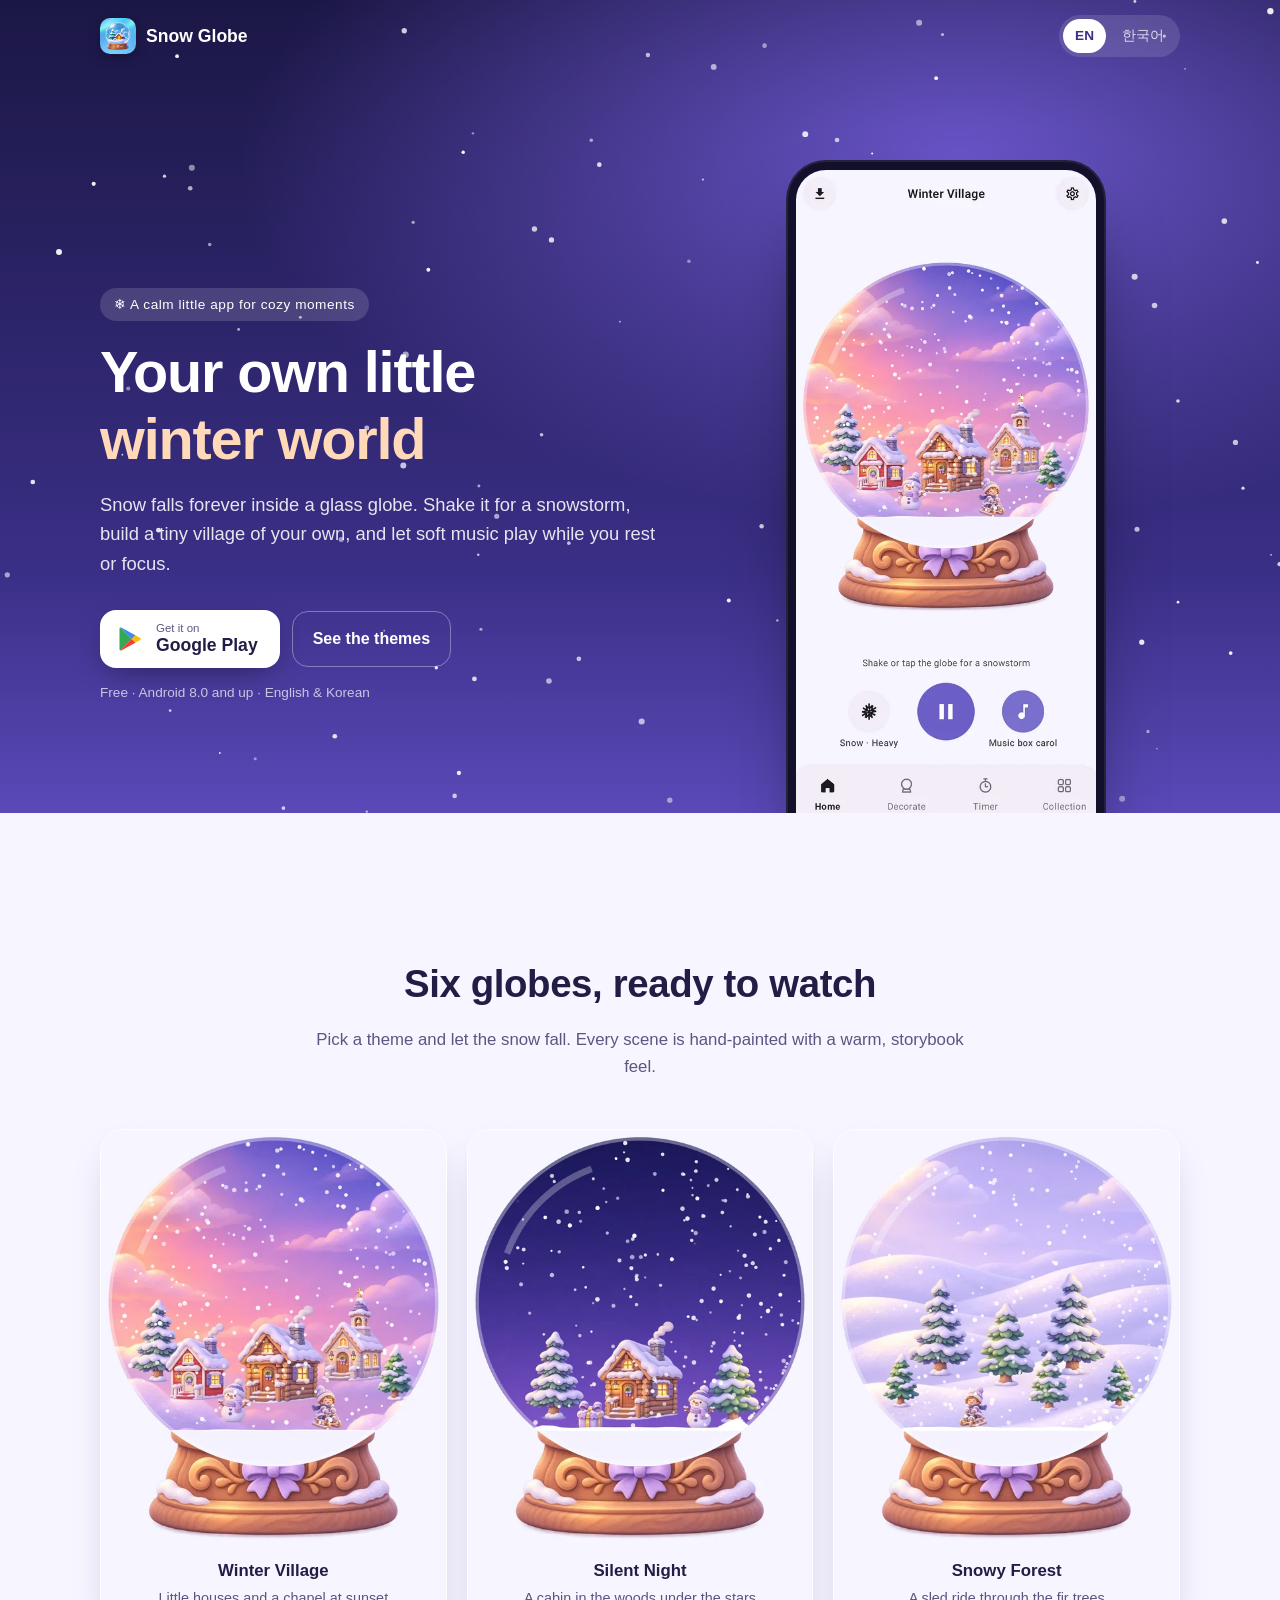
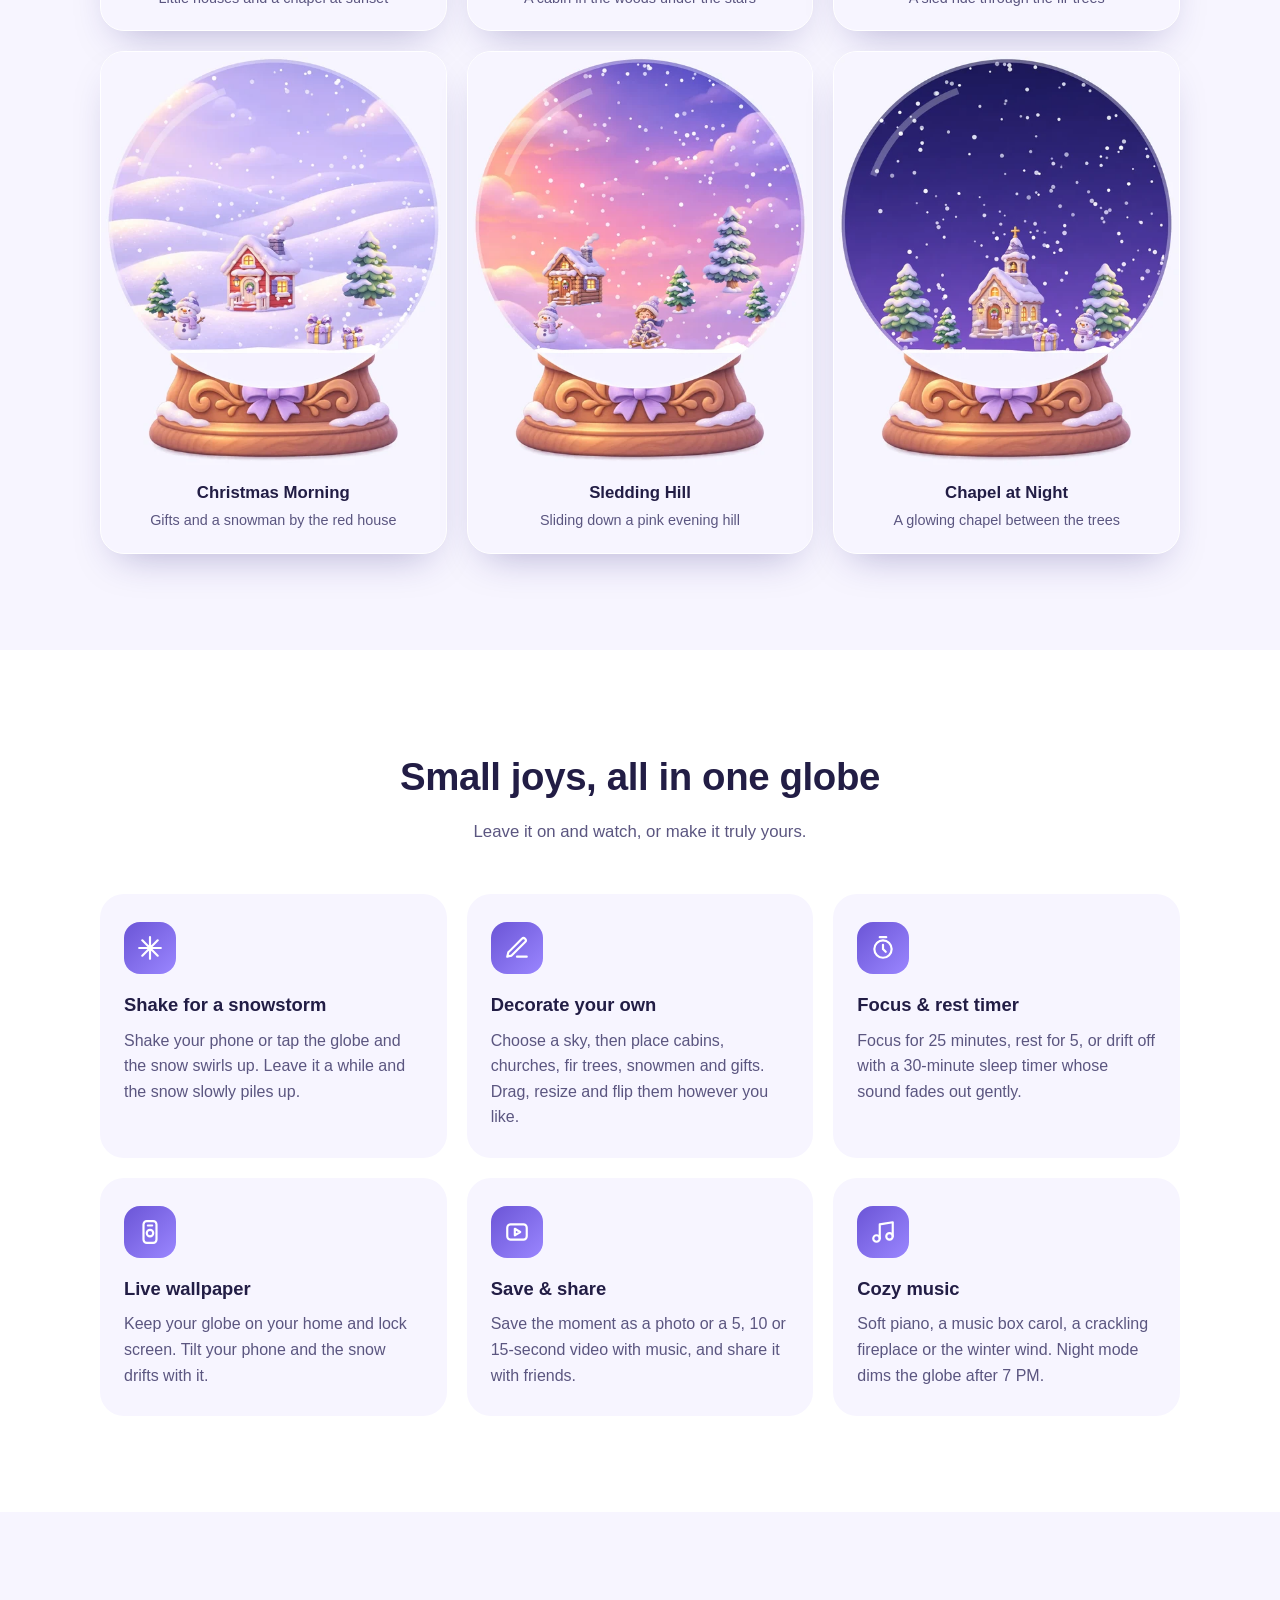
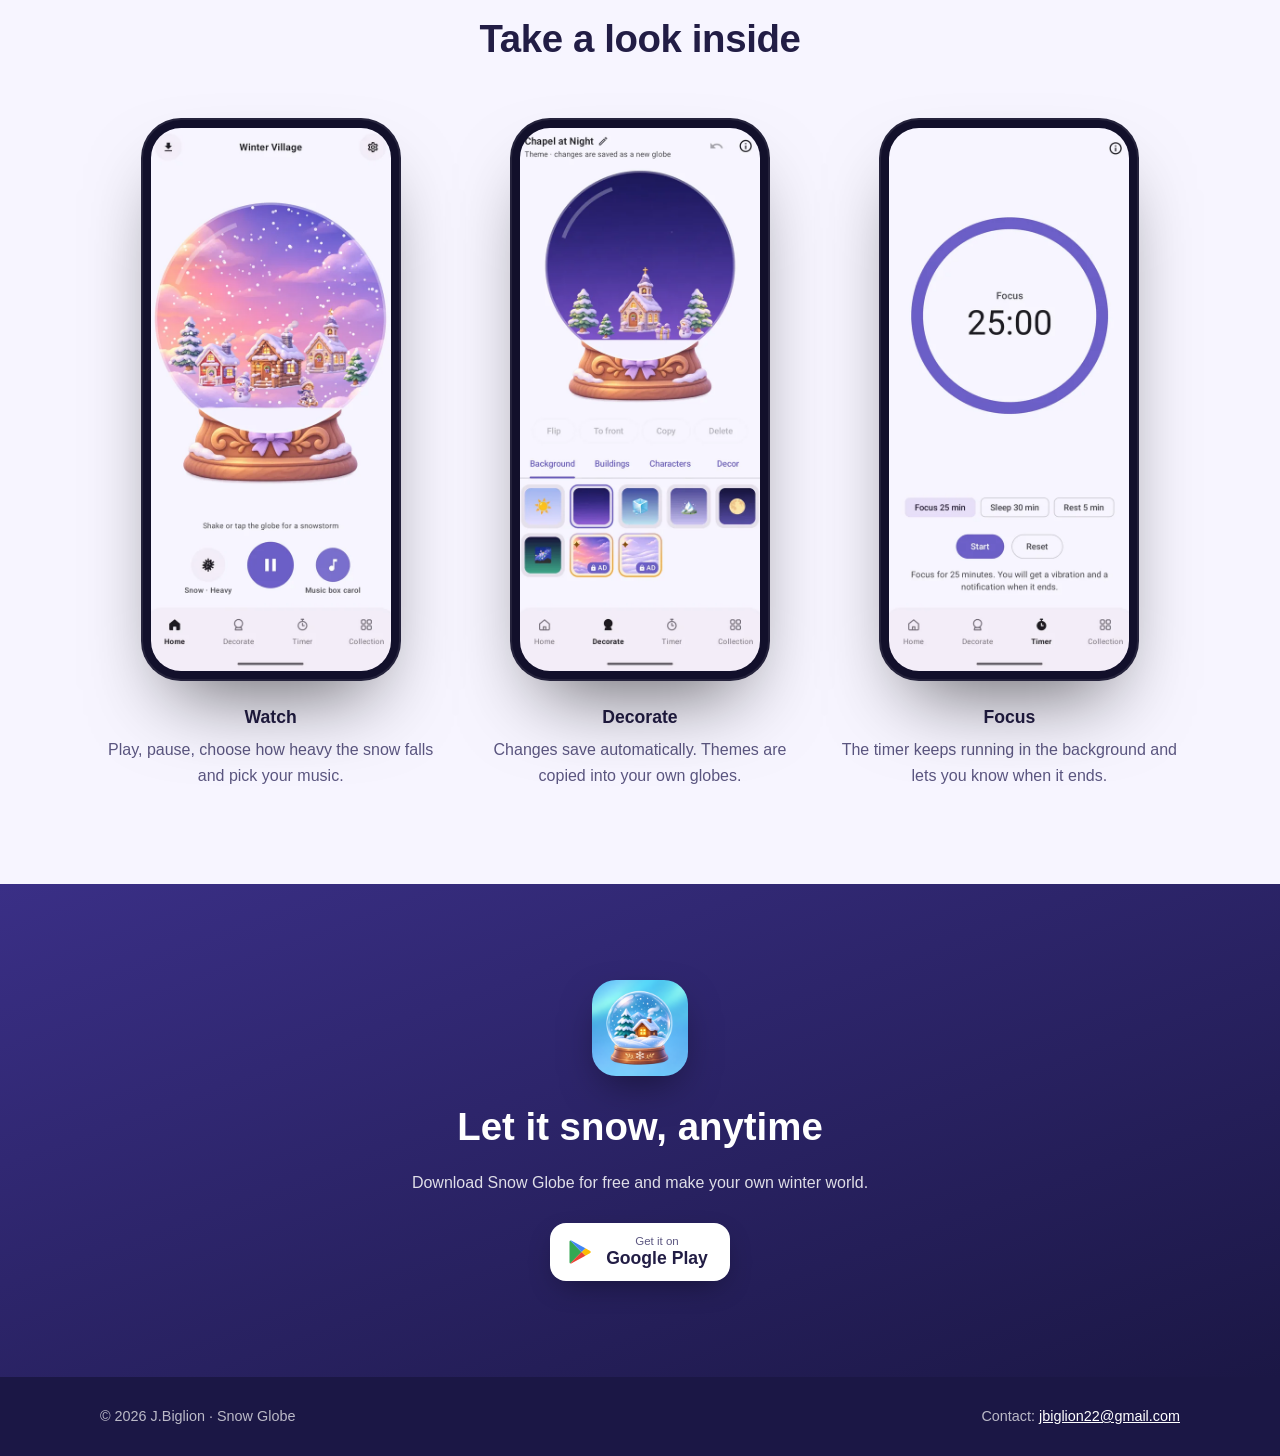
<file: index.html>
<!DOCTYPE html>
<html lang="en" data-page="index">
<head>
  <meta charset="utf-8">
  <meta name="viewport" content="width=device-width, initial-scale=1">
  <title>Snow Globe – Your own little winter world</title>
  <meta name="description" content="Snow Globe is a calm, cozy app where snow falls forever inside a glass globe. Shake it for a snowstorm, decorate your own globe, focus with a timer and set it as a live wallpaper.">
  <meta property="og:title" content="Snow Globe – Your own little winter world">
  <meta property="og:description" content="Shake for a snowstorm, decorate your own globe, and keep the snow falling on your home screen.">
  <meta property="og:image" content="images/globe-winter.webp">
  <meta property="og:type" content="website">
  <meta name="theme-color" content="#1b1745">
  <link rel="alternate" hreflang="en" href="index.html">
  <link rel="alternate" hreflang="ko" href="index-ko.html">
  <link rel="alternate" hreflang="x-default" href="index.html">
  <link rel="icon" type="image/png" href="icons/favicon.png">
  <link rel="apple-touch-icon" href="icons/apple-touch-icon.png">
  <link rel="stylesheet" href="css/style.css">
  <script src="js/lang.js"></script>
</head>
<body>

<header class="site-header">
  <div class="wrap">
    <a class="brand" href="index.html"><img src="icons/app-icon.png" alt=""><span>Snow Globe</span></a>
    <nav class="lang-switch" aria-label="Language">
      <a href="index.html?lang=en" data-lang="en" aria-current="page">EN</a>
      <a href="index-ko.html" data-lang="ko" hreflang="ko">한국어</a>
    </nav>
  </div>
</header>

<main>
  <section class="hero">
    <canvas id="snow" aria-hidden="true"></canvas>
    <div class="wrap">
      <div class="hero-text">
        <span class="eyebrow">❄ A calm little app for cozy moments</span>
        <h1>Your own little<br><span class="glow">winter world</span></h1>
        <p class="lead">Snow falls forever inside a glass globe. Shake it for a snowstorm, build a tiny village of your own, and let soft music play while you rest or focus.</p>
        <div class="cta-row">
          <a class="btn-play" href="https://play.google.com/store/apps/details?id=com.phonensoft.snowglobe" target="_blank" rel="noopener">
            <svg viewBox="0 0 24 24" aria-hidden="true"><path fill="#34A853" d="M3.6 2.2 13.3 12l-9.7 9.8c-.4-.2-.6-.6-.6-1.1V3.3c0-.5.2-.9.6-1.1z"/><path fill="#FBBC04" d="m16.6 15.3-3.3-3.3 3.3-3.3 3.8 2.2c1.1.6 1.1 1.6 0 2.2z"/><path fill="#4285F4" d="M3.6 2.2c.3-.2.8-.2 1.3.1l11.7 6.4-3.3 3.3z"/><path fill="#EA4335" d="m13.3 12 3.3 3.3-11.7 6.4c-.5.3-1 .3-1.3.1z"/></svg>
            <span><small>Get it on</small><strong>Google Play</strong></span>
          </a>
          <a class="btn-ghost" href="#themes">See the themes</a>
        </div>
        <p class="note">Free · Android 8.0 and up · English &amp; Korean</p>
      </div>
      <div class="phone"><img src="images/screen-home-en.webp" alt="Snow Globe home screen with the Winter Village theme" width="540" height="1170"></div>
    </div>
  </section>

  <section class="themes" id="themes">
    <div class="wrap">
      <div class="section-head">
        <h2>Six globes, ready to watch</h2>
        <p>Pick a theme and let the snow fall. Every scene is hand-painted with a warm, storybook feel.</p>
      </div>
      <div class="theme-grid">
        <figure class="theme"><img src="images/globe-winter.webp" alt="Winter Village globe" loading="lazy" width="520" height="640"><figcaption><strong>Winter Village</strong><span>Little houses and a chapel at sunset</span></figcaption></figure>
        <figure class="theme"><img src="images/globe-silent.webp" alt="Silent Night globe" loading="lazy" width="520" height="640"><figcaption><strong>Silent Night</strong><span>A cabin in the woods under the stars</span></figcaption></figure>
        <figure class="theme"><img src="images/globe-forest.webp" alt="Snowy Forest globe" loading="lazy" width="520" height="640"><figcaption><strong>Snowy Forest</strong><span>A sled ride through the fir trees</span></figcaption></figure>
        <figure class="theme"><img src="images/globe-xmas.webp" alt="Christmas Morning globe" loading="lazy" width="520" height="640"><figcaption><strong>Christmas Morning</strong><span>Gifts and a snowman by the red house</span></figcaption></figure>
        <figure class="theme"><img src="images/globe-sled.webp" alt="Sledding Hill globe" loading="lazy" width="520" height="640"><figcaption><strong>Sledding Hill</strong><span>Sliding down a pink evening hill</span></figcaption></figure>
        <figure class="theme"><img src="images/globe-chapel.webp" alt="Chapel at Night globe" loading="lazy" width="520" height="640"><figcaption><strong>Chapel at Night</strong><span>A glowing chapel between the trees</span></figcaption></figure>
      </div>
    </div>
  </section>

  <section class="features">
    <div class="wrap">
      <div class="section-head">
        <h2>Small joys, all in one globe</h2>
        <p>Leave it on and watch, or make it truly yours.</p>
      </div>
      <div class="feature-grid">
        <div class="feature">
          <div class="ico"><svg viewBox="0 0 24 24" fill="none" stroke="currentColor" stroke-width="2" stroke-linecap="round"><path d="M12 2v20M4.9 4.9l14.2 14.2M2 12h20M4.9 19.1 19.1 4.9"/></svg></div>
          <h3>Shake for a snowstorm</h3>
          <p>Shake your phone or tap the globe and the snow swirls up. Leave it a while and the snow slowly piles up.</p>
        </div>
        <div class="feature">
          <div class="ico"><svg viewBox="0 0 24 24" fill="none" stroke="currentColor" stroke-width="2" stroke-linecap="round" stroke-linejoin="round"><path d="M12 20h9"/><path d="M16.5 3.5a2.1 2.1 0 0 1 3 3L7 19l-4 1 1-4z"/></svg></div>
          <h3>Decorate your own</h3>
          <p>Choose a sky, then place cabins, churches, fir trees, snowmen and gifts. Drag, resize and flip them however you like.</p>
        </div>
        <div class="feature">
          <div class="ico"><svg viewBox="0 0 24 24" fill="none" stroke="currentColor" stroke-width="2" stroke-linecap="round"><circle cx="12" cy="13" r="8"/><path d="M12 9v4l2.5 2.5M9 2h6"/></svg></div>
          <h3>Focus &amp; rest timer</h3>
          <p>Focus for 25 minutes, rest for 5, or drift off with a 30-minute sleep timer whose sound fades out gently.</p>
        </div>
        <div class="feature">
          <div class="ico"><svg viewBox="0 0 24 24" fill="none" stroke="currentColor" stroke-width="2" stroke-linecap="round" stroke-linejoin="round"><rect x="6" y="2" width="12" height="20" rx="3"/><path d="M10 6h4"/><circle cx="12" cy="13" r="3"/></svg></div>
          <h3>Live wallpaper</h3>
          <p>Keep your globe on your home and lock screen. Tilt your phone and the snow drifts with it.</p>
        </div>
        <div class="feature">
          <div class="ico"><svg viewBox="0 0 24 24" fill="none" stroke="currentColor" stroke-width="2" stroke-linecap="round" stroke-linejoin="round"><rect x="3" y="5" width="18" height="14" rx="3"/><path d="m10 9 5 3-5 3z"/></svg></div>
          <h3>Save &amp; share</h3>
          <p>Save the moment as a photo or a 5, 10 or 15-second video with music, and share it with friends.</p>
        </div>
        <div class="feature">
          <div class="ico"><svg viewBox="0 0 24 24" fill="none" stroke="currentColor" stroke-width="2" stroke-linecap="round" stroke-linejoin="round"><path d="M9 18V5l12-2v13"/><circle cx="6" cy="18" r="3"/><circle cx="18" cy="16" r="3"/></svg></div>
          <h3>Cozy music</h3>
          <p>Soft piano, a music box carol, a crackling fireplace or the winter wind. Night mode dims the globe after 7 PM.</p>
        </div>
      </div>
    </div>
  </section>

  <section class="screens">
    <div class="wrap">
      <div class="section-head">
        <h2>Take a look inside</h2>
      </div>
      <div class="screens-row">
        <div class="screen">
          <div class="phone"><img src="images/screen-home-en.webp" alt="Home screen" loading="lazy" width="540" height="1170"></div>
          <h3>Watch</h3>
          <p>Play, pause, choose how heavy the snow falls and pick your music.</p>
        </div>
        <div class="screen">
          <div class="phone"><img src="images/screen-decorate-en.webp" alt="Decorate screen" loading="lazy" width="540" height="1170"></div>
          <h3>Decorate</h3>
          <p>Changes save automatically. Themes are copied into your own globes.</p>
        </div>
        <div class="screen">
          <div class="phone"><img src="images/screen-timer-en.webp" alt="Timer screen" loading="lazy" width="540" height="1170"></div>
          <h3>Focus</h3>
          <p>The timer keeps running in the background and lets you know when it ends.</p>
        </div>
      </div>
    </div>
  </section>

  <section class="download" id="download">
    <div class="wrap">
      <img class="icon" src="icons/app-icon.png" alt="Snow Globe app icon" width="96" height="96">
      <h2>Let it snow, anytime</h2>
      <p>Download Snow Globe for free and make your own winter world.</p>
      <div class="cta-row">
        <a class="btn-play" href="https://play.google.com/store/apps/details?id=com.phonensoft.snowglobe" target="_blank" rel="noopener">
          <svg viewBox="0 0 24 24" aria-hidden="true"><path fill="#34A853" d="M3.6 2.2 13.3 12l-9.7 9.8c-.4-.2-.6-.6-.6-1.1V3.3c0-.5.2-.9.6-1.1z"/><path fill="#FBBC04" d="m16.6 15.3-3.3-3.3 3.3-3.3 3.8 2.2c1.1.6 1.1 1.6 0 2.2z"/><path fill="#4285F4" d="M3.6 2.2c.3-.2.8-.2 1.3.1l11.7 6.4-3.3 3.3z"/><path fill="#EA4335" d="m13.3 12 3.3 3.3-11.7 6.4c-.5.3-1 .3-1.3.1z"/></svg>
          <span><small>Get it on</small><strong>Google Play</strong></span>
        </a>
      </div>
    </div>
  </section>
</main>

<footer class="site-footer">
  <div class="wrap">
    <span>© 2026 J.Biglion · Snow Globe</span>
    <span>Contact: <a href="mailto:jbiglion22@gmail.com">jbiglion22@gmail.com</a></span>
  </div>
</footer>

<script src="js/snow.js"></script>
</body>
</html>
</file>
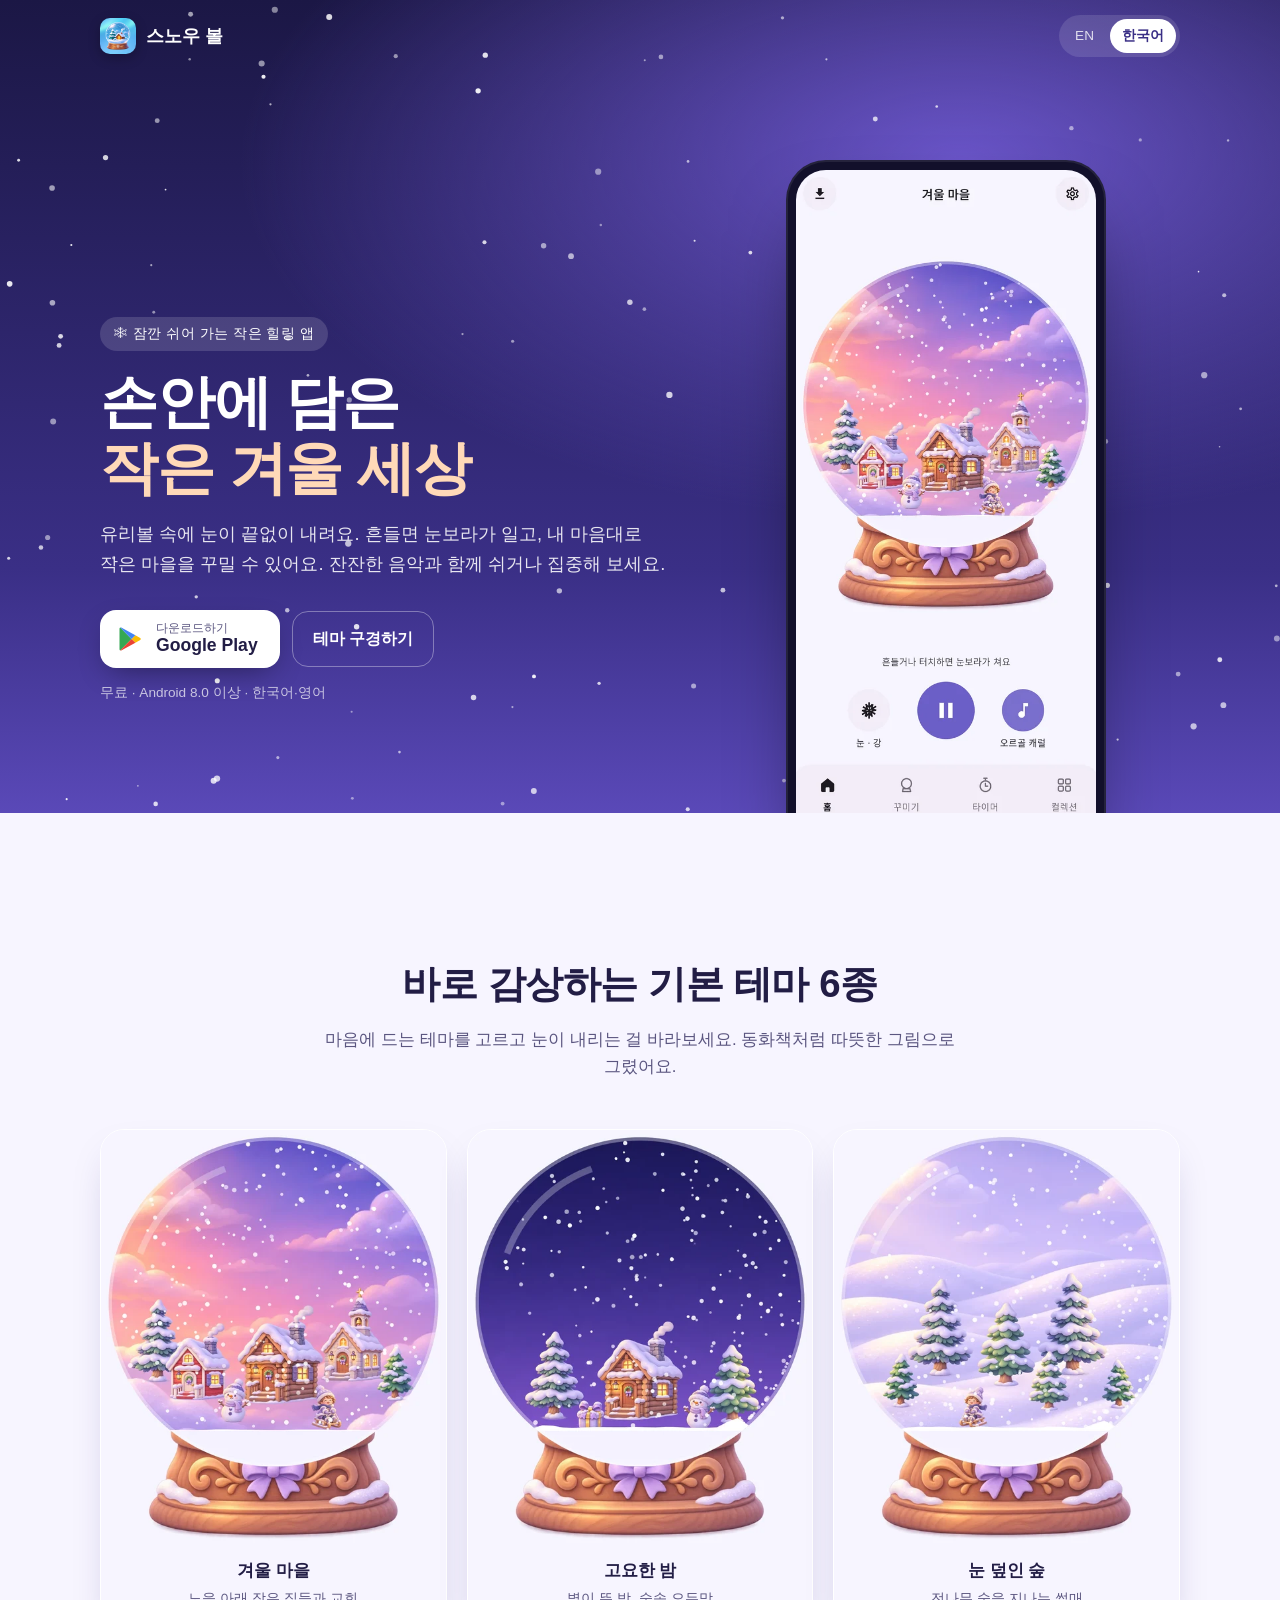
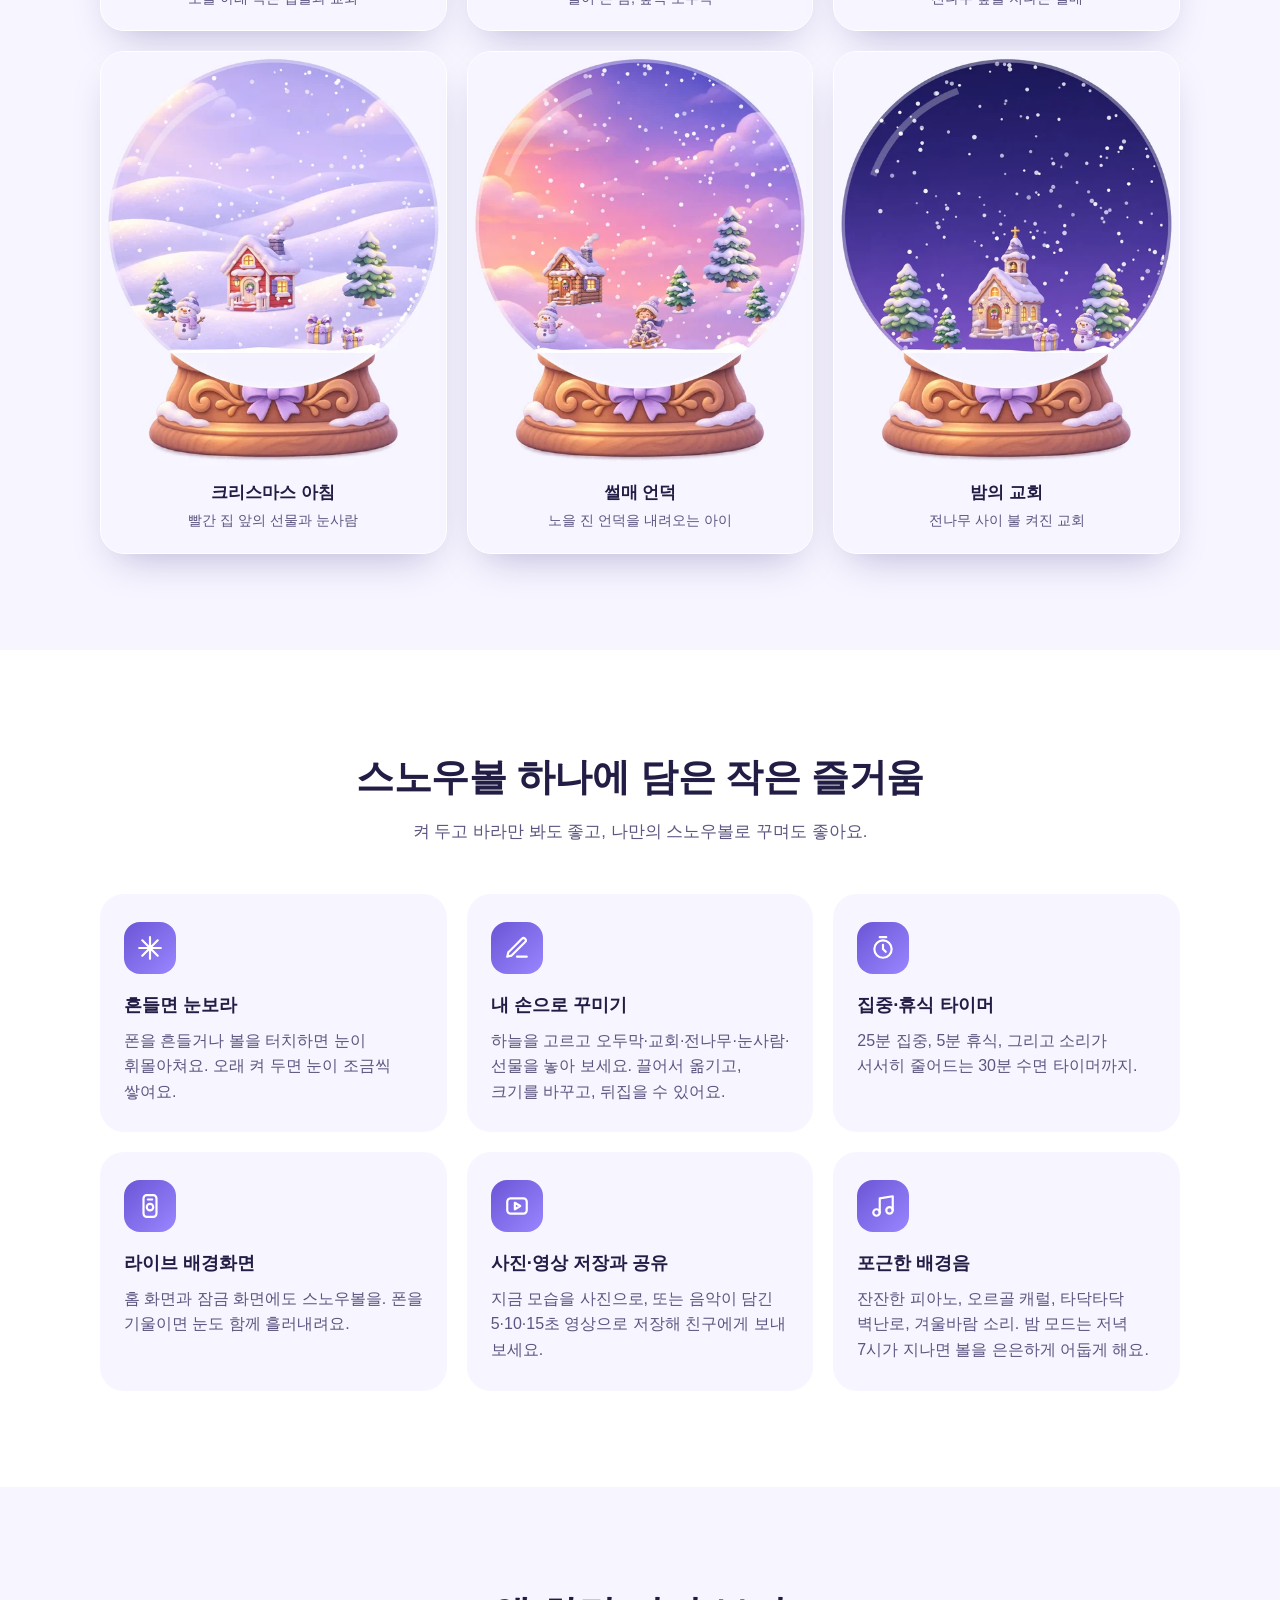
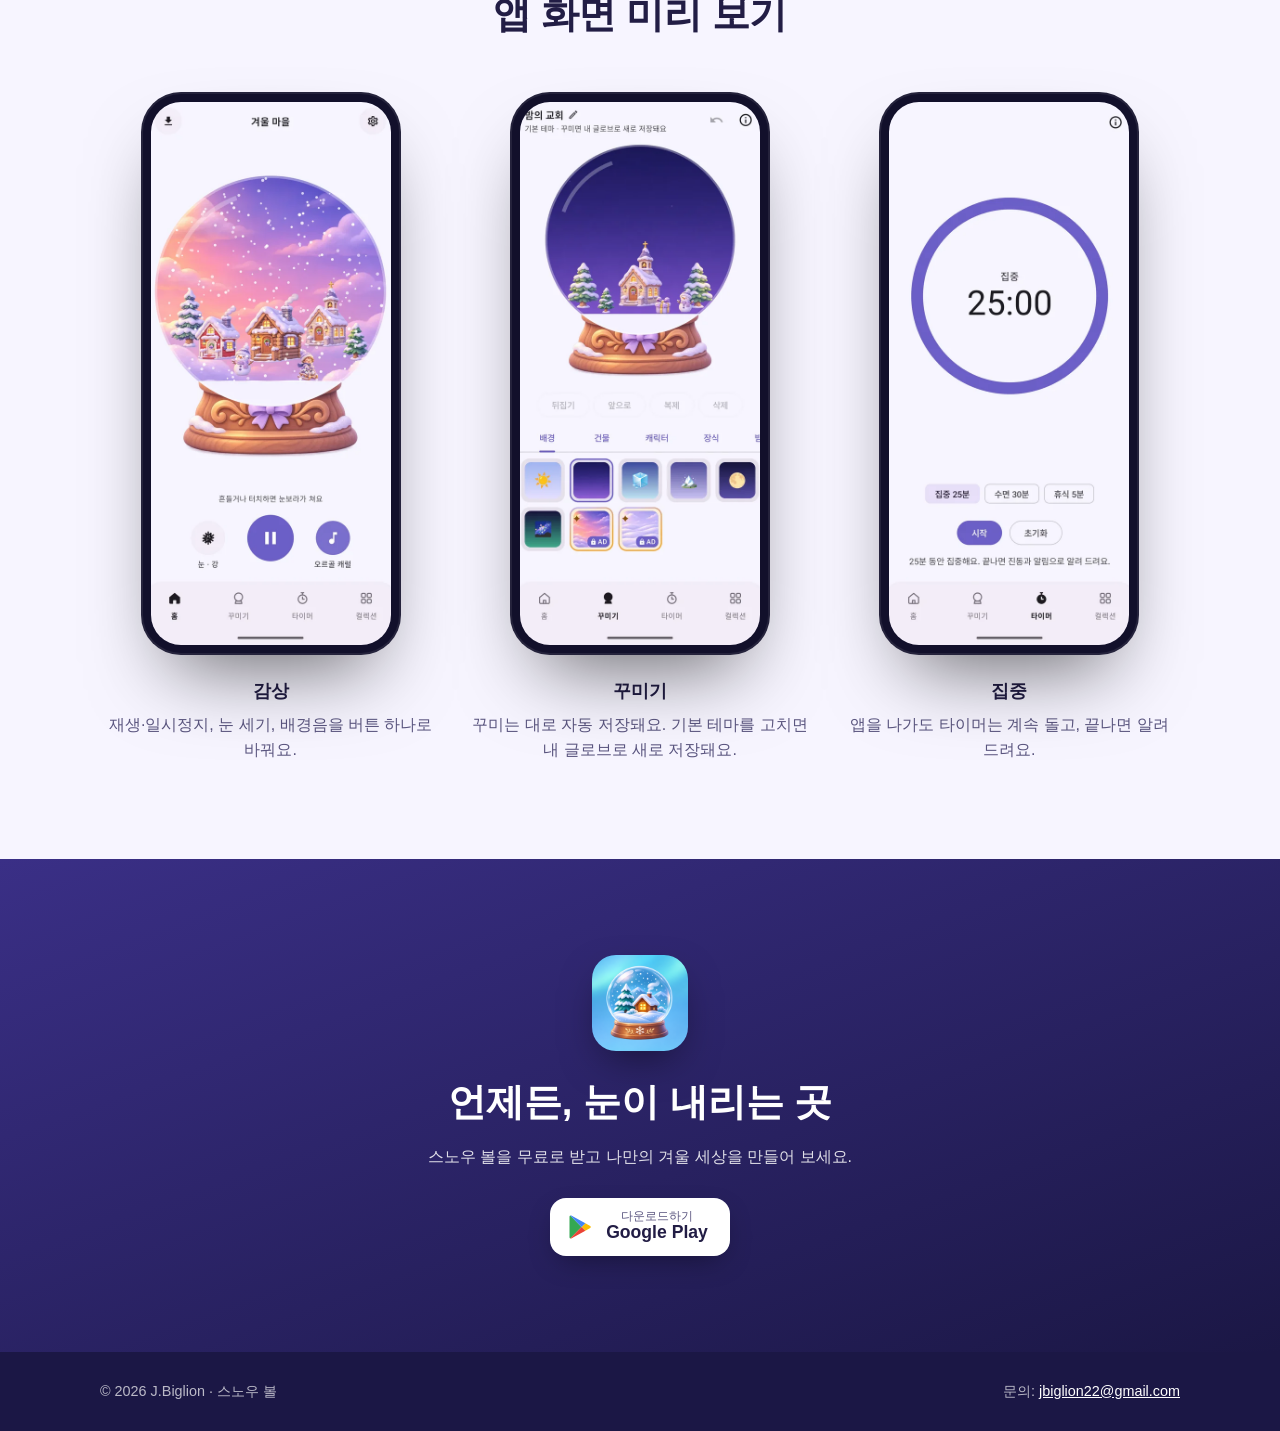
<file: index-ko.html>
<!DOCTYPE html>
<html lang="ko" data-page="index">
<head>
  <meta charset="utf-8">
  <meta name="viewport" content="width=device-width, initial-scale=1">
  <title>스노우 볼 – 나만의 작은 겨울 세상</title>
  <meta name="description" content="유리볼 속에 눈이 끝없이 내리는 힐링 앱, 스노우 볼. 흔들어 눈보라를 일으키고, 나만의 스노우볼을 꾸미고, 타이머로 집중하고, 라이브 배경화면으로 매일 만나 보세요.">
  <meta property="og:title" content="스노우 볼 – 나만의 작은 겨울 세상">
  <meta property="og:description" content="흔들면 눈보라, 직접 꾸미는 스노우볼, 홈 화면에도 내리는 눈.">
  <meta property="og:image" content="images/globe-winter.webp">
  <meta property="og:type" content="website">
  <meta name="theme-color" content="#1b1745">
  <link rel="alternate" hreflang="en" href="index.html">
  <link rel="alternate" hreflang="ko" href="index-ko.html">
  <link rel="alternate" hreflang="x-default" href="index.html">
  <link rel="icon" type="image/png" href="icons/favicon.png">
  <link rel="apple-touch-icon" href="icons/apple-touch-icon.png">
  <link rel="stylesheet" href="css/style.css">
  <script src="js/lang.js"></script>
</head>
<body>

<header class="site-header">
  <div class="wrap">
    <a class="brand" href="index-ko.html"><img src="icons/app-icon.png" alt=""><span>스노우 볼</span></a>
    <nav class="lang-switch" aria-label="언어">
      <a href="index.html?lang=en" data-lang="en" hreflang="en">EN</a>
      <a href="index-ko.html" data-lang="ko" aria-current="page">한국어</a>
    </nav>
  </div>
</header>

<main>
  <section class="hero">
    <canvas id="snow" aria-hidden="true"></canvas>
    <div class="wrap">
      <div class="hero-text">
        <span class="eyebrow">❄ 잠깐 쉬어 가는 작은 힐링 앱</span>
        <h1>손안에 담은<br><span class="glow">작은 겨울 세상</span></h1>
        <p class="lead">유리볼 속에 눈이 끝없이 내려요. 흔들면 눈보라가 일고, 내 마음대로 작은 마을을 꾸밀 수 있어요. 잔잔한 음악과 함께 쉬거나 집중해 보세요.</p>
        <div class="cta-row">
          <a class="btn-play" href="https://play.google.com/store/apps/details?id=com.phonensoft.snowglobe" target="_blank" rel="noopener">
            <svg viewBox="0 0 24 24" aria-hidden="true"><path fill="#34A853" d="M3.6 2.2 13.3 12l-9.7 9.8c-.4-.2-.6-.6-.6-1.1V3.3c0-.5.2-.9.6-1.1z"/><path fill="#FBBC04" d="m16.6 15.3-3.3-3.3 3.3-3.3 3.8 2.2c1.1.6 1.1 1.6 0 2.2z"/><path fill="#4285F4" d="M3.6 2.2c.3-.2.8-.2 1.3.1l11.7 6.4-3.3 3.3z"/><path fill="#EA4335" d="m13.3 12 3.3 3.3-11.7 6.4c-.5.3-1 .3-1.3.1z"/></svg>
            <span><small>다운로드하기</small><strong>Google Play</strong></span>
          </a>
          <a class="btn-ghost" href="#themes">테마 구경하기</a>
        </div>
        <p class="note">무료 · Android 8.0 이상 · 한국어·영어</p>
      </div>
      <div class="phone"><img src="images/screen-home-ko.webp" alt="겨울 마을 테마가 보이는 스노우 볼 홈 화면" width="540" height="1170"></div>
    </div>
  </section>

  <section class="themes" id="themes">
    <div class="wrap">
      <div class="section-head">
        <h2>바로 감상하는 기본 테마 6종</h2>
        <p>마음에 드는 테마를 고르고 눈이 내리는 걸 바라보세요. 동화책처럼 따뜻한 그림으로 그렸어요.</p>
      </div>
      <div class="theme-grid">
        <figure class="theme"><img src="images/globe-winter.webp" alt="겨울 마을 스노우볼" loading="lazy" width="520" height="640"><figcaption><strong>겨울 마을</strong><span>노을 아래 작은 집들과 교회</span></figcaption></figure>
        <figure class="theme"><img src="images/globe-silent.webp" alt="고요한 밤 스노우볼" loading="lazy" width="520" height="640"><figcaption><strong>고요한 밤</strong><span>별이 뜬 밤, 숲속 오두막</span></figcaption></figure>
        <figure class="theme"><img src="images/globe-forest.webp" alt="눈 덮인 숲 스노우볼" loading="lazy" width="520" height="640"><figcaption><strong>눈 덮인 숲</strong><span>전나무 숲을 지나는 썰매</span></figcaption></figure>
        <figure class="theme"><img src="images/globe-xmas.webp" alt="크리스마스 아침 스노우볼" loading="lazy" width="520" height="640"><figcaption><strong>크리스마스 아침</strong><span>빨간 집 앞의 선물과 눈사람</span></figcaption></figure>
        <figure class="theme"><img src="images/globe-sled.webp" alt="썰매 언덕 스노우볼" loading="lazy" width="520" height="640"><figcaption><strong>썰매 언덕</strong><span>노을 진 언덕을 내려오는 아이</span></figcaption></figure>
        <figure class="theme"><img src="images/globe-chapel.webp" alt="밤의 교회 스노우볼" loading="lazy" width="520" height="640"><figcaption><strong>밤의 교회</strong><span>전나무 사이 불 켜진 교회</span></figcaption></figure>
      </div>
    </div>
  </section>

  <section class="features">
    <div class="wrap">
      <div class="section-head">
        <h2>스노우볼 하나에 담은 작은 즐거움</h2>
        <p>켜 두고 바라만 봐도 좋고, 나만의 스노우볼로 꾸며도 좋아요.</p>
      </div>
      <div class="feature-grid">
        <div class="feature">
          <div class="ico"><svg viewBox="0 0 24 24" fill="none" stroke="currentColor" stroke-width="2" stroke-linecap="round"><path d="M12 2v20M4.9 4.9l14.2 14.2M2 12h20M4.9 19.1 19.1 4.9"/></svg></div>
          <h3>흔들면 눈보라</h3>
          <p>폰을 흔들거나 볼을 터치하면 눈이 휘몰아쳐요. 오래 켜 두면 눈이 조금씩 쌓여요.</p>
        </div>
        <div class="feature">
          <div class="ico"><svg viewBox="0 0 24 24" fill="none" stroke="currentColor" stroke-width="2" stroke-linecap="round" stroke-linejoin="round"><path d="M12 20h9"/><path d="M16.5 3.5a2.1 2.1 0 0 1 3 3L7 19l-4 1 1-4z"/></svg></div>
          <h3>내 손으로 꾸미기</h3>
          <p>하늘을 고르고 오두막·교회·전나무·눈사람·선물을 놓아 보세요. 끌어서 옮기고, 크기를 바꾸고, 뒤집을 수 있어요.</p>
        </div>
        <div class="feature">
          <div class="ico"><svg viewBox="0 0 24 24" fill="none" stroke="currentColor" stroke-width="2" stroke-linecap="round"><circle cx="12" cy="13" r="8"/><path d="M12 9v4l2.5 2.5M9 2h6"/></svg></div>
          <h3>집중·휴식 타이머</h3>
          <p>25분 집중, 5분 휴식, 그리고 소리가 서서히 줄어드는 30분 수면 타이머까지.</p>
        </div>
        <div class="feature">
          <div class="ico"><svg viewBox="0 0 24 24" fill="none" stroke="currentColor" stroke-width="2" stroke-linecap="round" stroke-linejoin="round"><rect x="6" y="2" width="12" height="20" rx="3"/><path d="M10 6h4"/><circle cx="12" cy="13" r="3"/></svg></div>
          <h3>라이브 배경화면</h3>
          <p>홈 화면과 잠금 화면에도 스노우볼을. 폰을 기울이면 눈도 함께 흘러내려요.</p>
        </div>
        <div class="feature">
          <div class="ico"><svg viewBox="0 0 24 24" fill="none" stroke="currentColor" stroke-width="2" stroke-linecap="round" stroke-linejoin="round"><rect x="3" y="5" width="18" height="14" rx="3"/><path d="m10 9 5 3-5 3z"/></svg></div>
          <h3>사진·영상 저장과 공유</h3>
          <p>지금 모습을 사진으로, 또는 음악이 담긴 5·10·15초 영상으로 저장해 친구에게 보내 보세요.</p>
        </div>
        <div class="feature">
          <div class="ico"><svg viewBox="0 0 24 24" fill="none" stroke="currentColor" stroke-width="2" stroke-linecap="round" stroke-linejoin="round"><path d="M9 18V5l12-2v13"/><circle cx="6" cy="18" r="3"/><circle cx="18" cy="16" r="3"/></svg></div>
          <h3>포근한 배경음</h3>
          <p>잔잔한 피아노, 오르골 캐럴, 타닥타닥 벽난로, 겨울바람 소리. 밤 모드는 저녁 7시가 지나면 볼을 은은하게 어둡게 해요.</p>
        </div>
      </div>
    </div>
  </section>

  <section class="screens">
    <div class="wrap">
      <div class="section-head">
        <h2>앱 화면 미리 보기</h2>
      </div>
      <div class="screens-row">
        <div class="screen">
          <div class="phone"><img src="images/screen-home-ko.webp" alt="홈 화면" loading="lazy" width="540" height="1170"></div>
          <h3>감상</h3>
          <p>재생·일시정지, 눈 세기, 배경음을 버튼 하나로 바꿔요.</p>
        </div>
        <div class="screen">
          <div class="phone"><img src="images/screen-decorate-ko.webp" alt="꾸미기 화면" loading="lazy" width="540" height="1170"></div>
          <h3>꾸미기</h3>
          <p>꾸미는 대로 자동 저장돼요. 기본 테마를 고치면 내 글로브로 새로 저장돼요.</p>
        </div>
        <div class="screen">
          <div class="phone"><img src="images/screen-timer-ko.webp" alt="타이머 화면" loading="lazy" width="540" height="1170"></div>
          <h3>집중</h3>
          <p>앱을 나가도 타이머는 계속 돌고, 끝나면 알려 드려요.</p>
        </div>
      </div>
    </div>
  </section>

  <section class="download" id="download">
    <div class="wrap">
      <img class="icon" src="icons/app-icon.png" alt="스노우 볼 앱 아이콘" width="96" height="96">
      <h2>언제든, 눈이 내리는 곳</h2>
      <p>스노우 볼을 무료로 받고 나만의 겨울 세상을 만들어 보세요.</p>
      <div class="cta-row">
        <a class="btn-play" href="https://play.google.com/store/apps/details?id=com.phonensoft.snowglobe" target="_blank" rel="noopener">
          <svg viewBox="0 0 24 24" aria-hidden="true"><path fill="#34A853" d="M3.6 2.2 13.3 12l-9.7 9.8c-.4-.2-.6-.6-.6-1.1V3.3c0-.5.2-.9.6-1.1z"/><path fill="#FBBC04" d="m16.6 15.3-3.3-3.3 3.3-3.3 3.8 2.2c1.1.6 1.1 1.6 0 2.2z"/><path fill="#4285F4" d="M3.6 2.2c.3-.2.8-.2 1.3.1l11.7 6.4-3.3 3.3z"/><path fill="#EA4335" d="m13.3 12 3.3 3.3-11.7 6.4c-.5.3-1 .3-1.3.1z"/></svg>
          <span><small>다운로드하기</small><strong>Google Play</strong></span>
        </a>
      </div>
    </div>
  </section>
</main>

<footer class="site-footer">
  <div class="wrap">
    <span>© 2026 J.Biglion · 스노우 볼</span>
    <span>문의: <a href="mailto:jbiglion22@gmail.com">jbiglion22@gmail.com</a></span>
  </div>
</footer>

<script src="js/snow.js"></script>
</body>
</html>
</file>
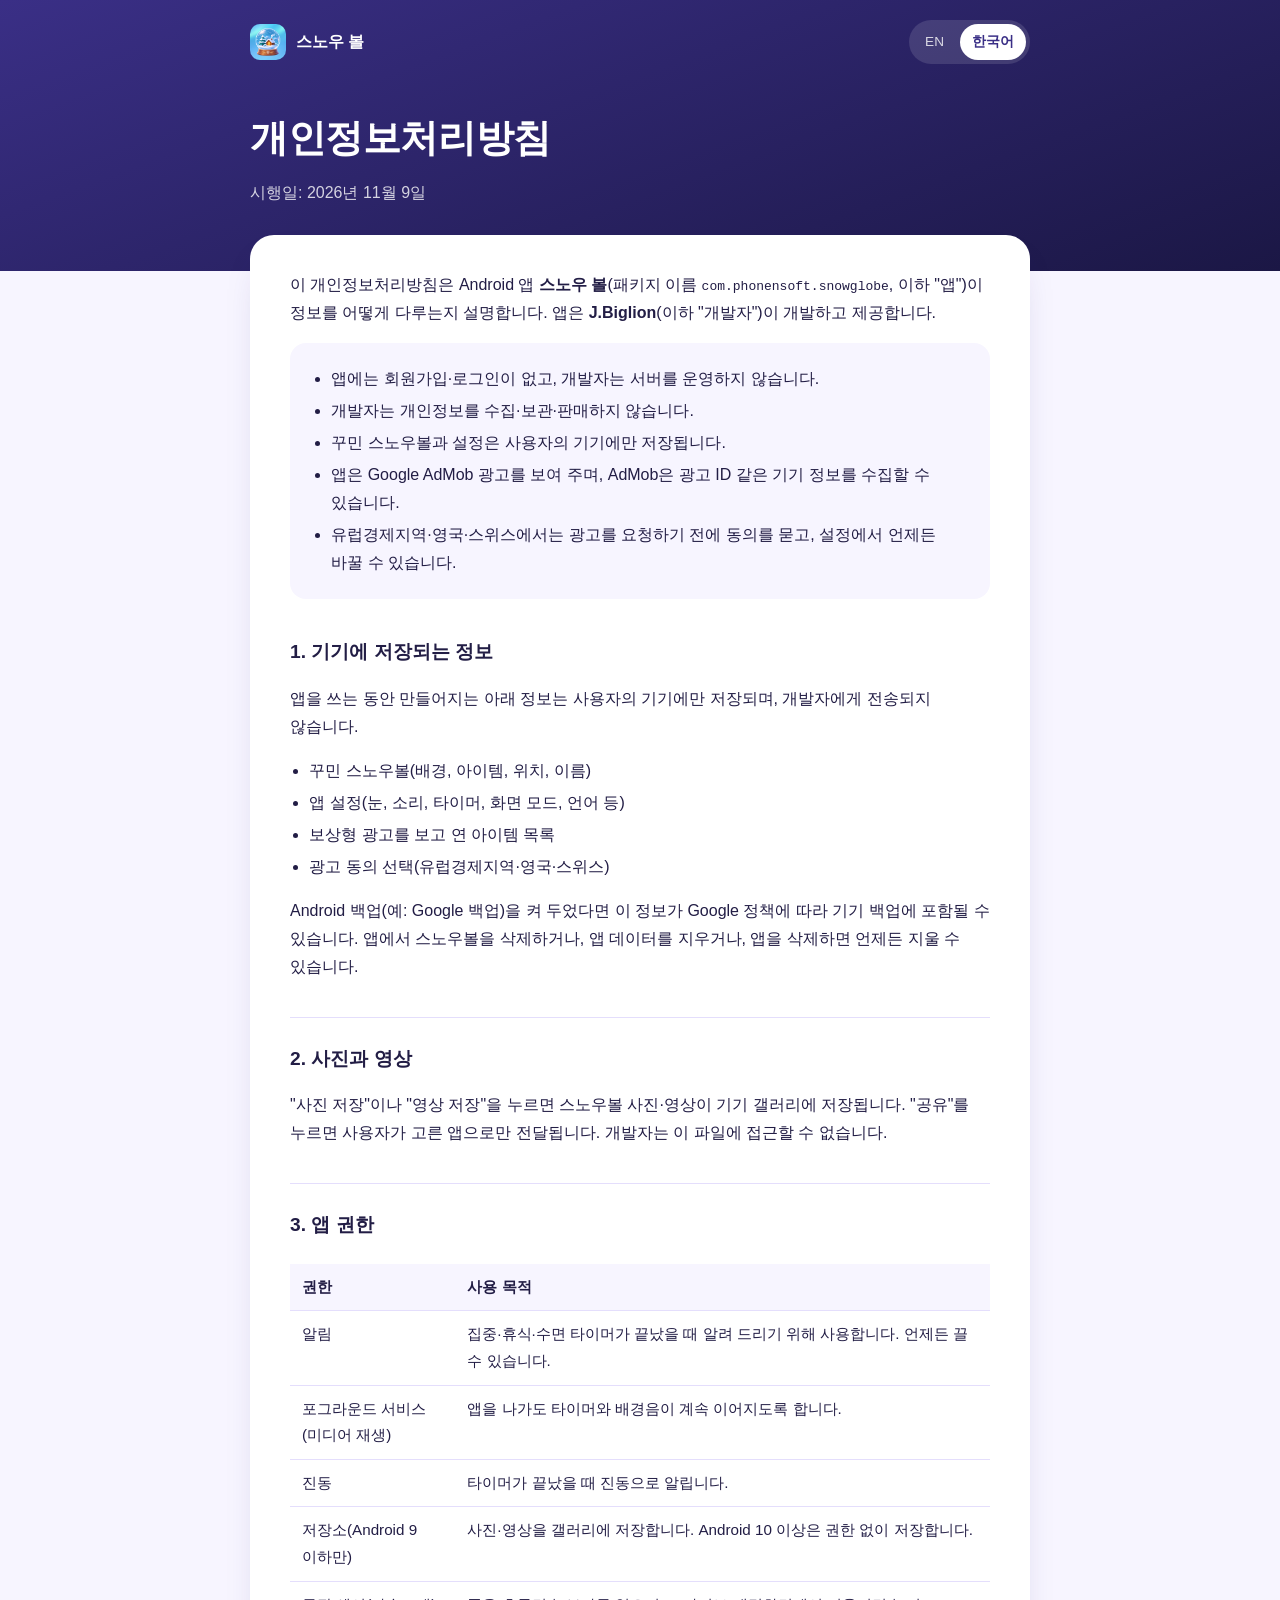
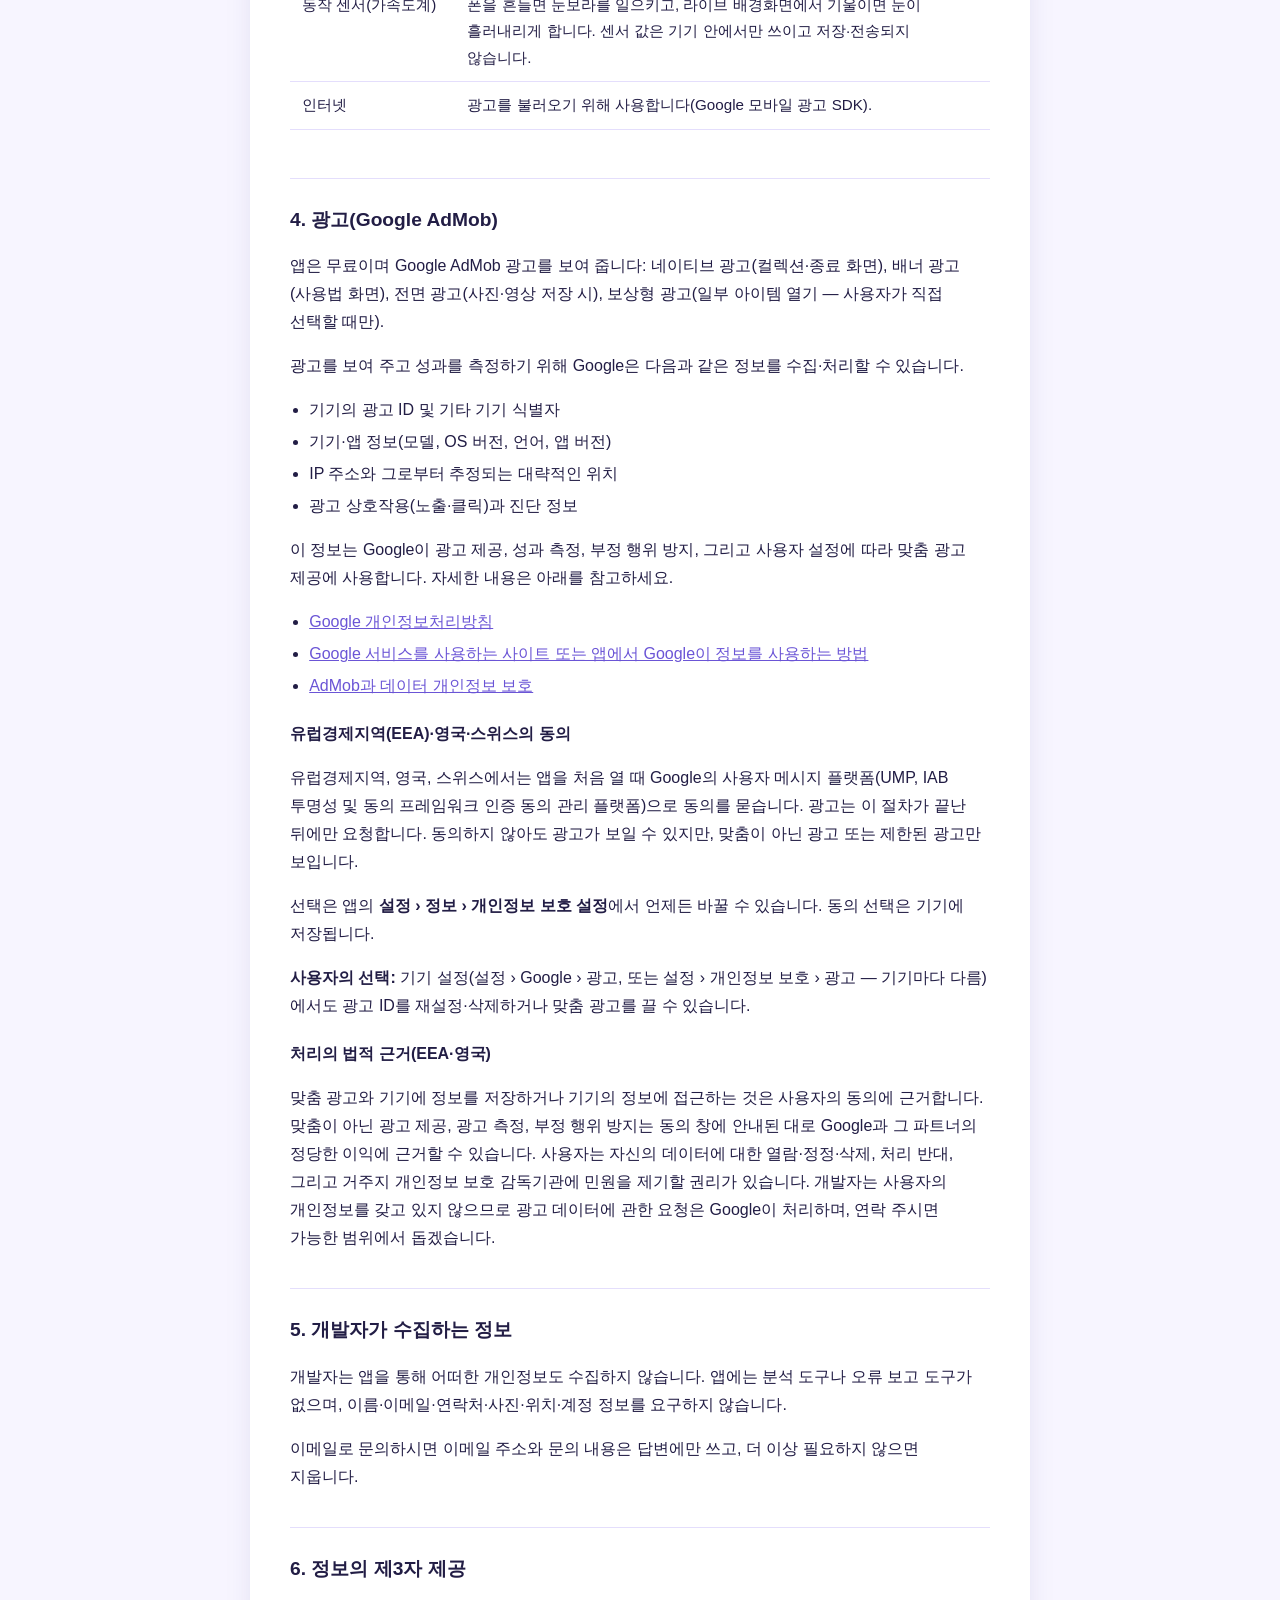
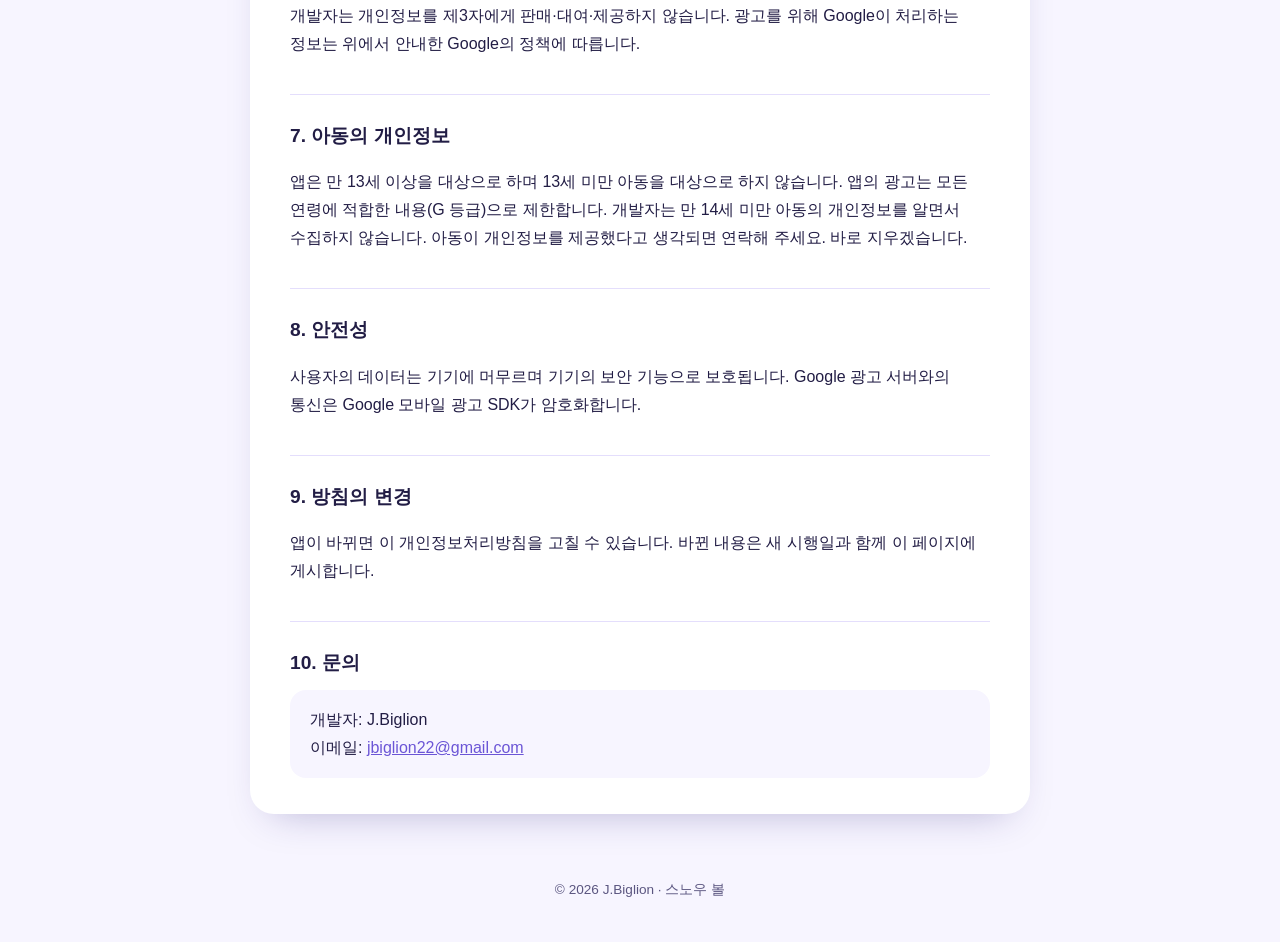
<file: privacy-policy-ko.html>
<!DOCTYPE html>
<html lang="ko" data-page="privacy-policy">
<head>
  <meta charset="utf-8">
  <meta name="viewport" content="width=device-width, initial-scale=1">
  <title>개인정보처리방침 – 스노우 볼</title>
  <meta name="description" content="스노우 볼 Android 앱의 개인정보처리방침입니다.">
  <meta name="theme-color" content="#1b1745">
  <link rel="alternate" hreflang="en" href="privacy-policy.html">
  <link rel="alternate" hreflang="ko" href="privacy-policy-ko.html">
  <link rel="alternate" hreflang="x-default" href="privacy-policy.html">
  <link rel="icon" type="image/png" href="icons/favicon.png">
  <link rel="stylesheet" href="css/privacy.css">
  <script src="js/lang.js"></script>
</head>
<body>

<header class="top">
  <div class="wrap">
    <div class="bar">
      <div class="app"><img src="icons/app-icon.png" alt=""><span>스노우 볼</span></div>
      <nav class="lang-switch" aria-label="언어">
        <a href="privacy-policy.html?lang=en" data-lang="en" hreflang="en">EN</a>
        <a href="privacy-policy-ko.html" data-lang="ko" aria-current="page">한국어</a>
      </nav>
    </div>
    <h1>개인정보처리방침</h1>
    <p>시행일: 2026년 11월 9일</p>
  </div>
</header>

<main class="wrap">
  <article class="doc">
    <p>이 개인정보처리방침은 Android 앱 <strong>스노우 볼</strong>(패키지 이름 <code>com.phonensoft.snowglobe</code>, 이하 "앱")이 정보를 어떻게 다루는지 설명합니다. 앱은 <strong>J.Biglion</strong>(이하 "개발자")이 개발하고 제공합니다.</p>

    <div class="summary">
      <ul>
        <li>앱에는 회원가입·로그인이 없고, 개발자는 서버를 운영하지 않습니다.</li>
        <li>개발자는 개인정보를 수집·보관·판매하지 않습니다.</li>
        <li>꾸민 스노우볼과 설정은 사용자의 기기에만 저장됩니다.</li>
        <li>앱은 Google AdMob 광고를 보여 주며, AdMob은 광고 ID 같은 기기 정보를 수집할 수 있습니다.</li>
        <li>유럽경제지역·영국·스위스에서는 광고를 요청하기 전에 동의를 묻고, 설정에서 언제든 바꿀 수 있습니다.</li>
      </ul>
    </div>

    <h2>1. 기기에 저장되는 정보</h2>
    <p>앱을 쓰는 동안 만들어지는 아래 정보는 사용자의 기기에만 저장되며, 개발자에게 전송되지 않습니다.</p>
    <ul>
      <li>꾸민 스노우볼(배경, 아이템, 위치, 이름)</li>
      <li>앱 설정(눈, 소리, 타이머, 화면 모드, 언어 등)</li>
      <li>보상형 광고를 보고 연 아이템 목록</li>
      <li>광고 동의 선택(유럽경제지역·영국·스위스)</li>
    </ul>
    <p>Android 백업(예: Google 백업)을 켜 두었다면 이 정보가 Google 정책에 따라 기기 백업에 포함될 수 있습니다. 앱에서 스노우볼을 삭제하거나, 앱 데이터를 지우거나, 앱을 삭제하면 언제든 지울 수 있습니다.</p>

    <h2>2. 사진과 영상</h2>
    <p>"사진 저장"이나 "영상 저장"을 누르면 스노우볼 사진·영상이 기기 갤러리에 저장됩니다. "공유"를 누르면 사용자가 고른 앱으로만 전달됩니다. 개발자는 이 파일에 접근할 수 없습니다.</p>

    <h2>3. 앱 권한</h2>
    <div class="table-scroll">
      <table>
        <thead><tr><th>권한</th><th>사용 목적</th></tr></thead>
        <tbody>
          <tr><td>알림</td><td>집중·휴식·수면 타이머가 끝났을 때 알려 드리기 위해 사용합니다. 언제든 끌 수 있습니다.</td></tr>
          <tr><td>포그라운드 서비스(미디어 재생)</td><td>앱을 나가도 타이머와 배경음이 계속 이어지도록 합니다.</td></tr>
          <tr><td>진동</td><td>타이머가 끝났을 때 진동으로 알립니다.</td></tr>
          <tr><td>저장소(Android 9 이하만)</td><td>사진·영상을 갤러리에 저장합니다. Android 10 이상은 권한 없이 저장합니다.</td></tr>
          <tr><td>동작 센서(가속도계)</td><td>폰을 흔들면 눈보라를 일으키고, 라이브 배경화면에서 기울이면 눈이 흘러내리게 합니다. 센서 값은 기기 안에서만 쓰이고 저장·전송되지 않습니다.</td></tr>
          <tr><td>인터넷</td><td>광고를 불러오기 위해 사용합니다(Google 모바일 광고 SDK).</td></tr>
        </tbody>
      </table>
    </div>

    <h2>4. 광고(Google AdMob)</h2>
    <p>앱은 무료이며 Google AdMob 광고를 보여 줍니다: 네이티브 광고(컬렉션·종료 화면), 배너 광고(사용법 화면), 전면 광고(사진·영상 저장 시), 보상형 광고(일부 아이템 열기 — 사용자가 직접 선택할 때만).</p>
    <p>광고를 보여 주고 성과를 측정하기 위해 Google은 다음과 같은 정보를 수집·처리할 수 있습니다.</p>
    <ul>
      <li>기기의 광고 ID 및 기타 기기 식별자</li>
      <li>기기·앱 정보(모델, OS 버전, 언어, 앱 버전)</li>
      <li>IP 주소와 그로부터 추정되는 대략적인 위치</li>
      <li>광고 상호작용(노출·클릭)과 진단 정보</li>
    </ul>
    <p>이 정보는 Google이 광고 제공, 성과 측정, 부정 행위 방지, 그리고 사용자 설정에 따라 맞춤 광고 제공에 사용합니다. 자세한 내용은 아래를 참고하세요.</p>
    <ul>
      <li><a href="https://policies.google.com/privacy?hl=ko" target="_blank" rel="noopener">Google 개인정보처리방침</a></li>
      <li><a href="https://policies.google.com/technologies/partner-sites?hl=ko" target="_blank" rel="noopener">Google 서비스를 사용하는 사이트 또는 앱에서 Google이 정보를 사용하는 방법</a></li>
      <li><a href="https://support.google.com/admob/answer/6128543?hl=ko" target="_blank" rel="noopener">AdMob과 데이터 개인정보 보호</a></li>
    </ul>
    <h3>유럽경제지역(EEA)·영국·스위스의 동의</h3>
    <p>유럽경제지역, 영국, 스위스에서는 앱을 처음 열 때 Google의 사용자 메시지 플랫폼(UMP, IAB 투명성 및 동의 프레임워크 인증 동의 관리 플랫폼)으로 동의를 묻습니다. 광고는 이 절차가 끝난 뒤에만 요청합니다. 동의하지 않아도 광고가 보일 수 있지만, 맞춤이 아닌 광고 또는 제한된 광고만 보입니다.</p>
    <p>선택은 앱의 <strong>설정 › 정보 › 개인정보 보호 설정</strong>에서 언제든 바꿀 수 있습니다. 동의 선택은 기기에 저장됩니다.</p>
    <p><strong>사용자의 선택:</strong> 기기 설정(설정 › Google › 광고, 또는 설정 › 개인정보 보호 › 광고 — 기기마다 다름)에서도 광고 ID를 재설정·삭제하거나 맞춤 광고를 끌 수 있습니다.</p>

    <h3>처리의 법적 근거(EEA·영국)</h3>
    <p>맞춤 광고와 기기에 정보를 저장하거나 기기의 정보에 접근하는 것은 사용자의 동의에 근거합니다. 맞춤이 아닌 광고 제공, 광고 측정, 부정 행위 방지는 동의 창에 안내된 대로 Google과 그 파트너의 정당한 이익에 근거할 수 있습니다. 사용자는 자신의 데이터에 대한 열람·정정·삭제, 처리 반대, 그리고 거주지 개인정보 보호 감독기관에 민원을 제기할 권리가 있습니다. 개발자는 사용자의 개인정보를 갖고 있지 않으므로 광고 데이터에 관한 요청은 Google이 처리하며, 연락 주시면 가능한 범위에서 돕겠습니다.</p>

    <h2>5. 개발자가 수집하는 정보</h2>
    <p>개발자는 앱을 통해 어떠한 개인정보도 수집하지 않습니다. 앱에는 분석 도구나 오류 보고 도구가 없으며, 이름·이메일·연락처·사진·위치·계정 정보를 요구하지 않습니다.</p>
    <p>이메일로 문의하시면 이메일 주소와 문의 내용은 답변에만 쓰고, 더 이상 필요하지 않으면 지웁니다.</p>

    <h2>6. 정보의 제3자 제공</h2>
    <p>개발자는 개인정보를 제3자에게 판매·대여·제공하지 않습니다. 광고를 위해 Google이 처리하는 정보는 위에서 안내한 Google의 정책에 따릅니다.</p>

    <h2>7. 아동의 개인정보</h2>
    <p>앱은 만 13세 이상을 대상으로 하며 13세 미만 아동을 대상으로 하지 않습니다. 앱의 광고는 모든 연령에 적합한 내용(G 등급)으로 제한합니다. 개발자는 만 14세 미만 아동의 개인정보를 알면서 수집하지 않습니다. 아동이 개인정보를 제공했다고 생각되면 연락해 주세요. 바로 지우겠습니다.</p>

    <h2>8. 안전성</h2>
    <p>사용자의 데이터는 기기에 머무르며 기기의 보안 기능으로 보호됩니다. Google 광고 서버와의 통신은 Google 모바일 광고 SDK가 암호화합니다.</p>

    <h2>9. 방침의 변경</h2>
    <p>앱이 바뀌면 이 개인정보처리방침을 고칠 수 있습니다. 바뀐 내용은 새 시행일과 함께 이 페이지에 게시합니다.</p>

    <h2>10. 문의</h2>
    <div class="contact">
      <p style="margin:0">개발자: J.Biglion<br>이메일: <a href="mailto:jbiglion22@gmail.com">jbiglion22@gmail.com</a></p>
    </div>
  </article>
</main>

<footer>© 2026 J.Biglion · 스노우 볼</footer>

</body>
</html>
</file>
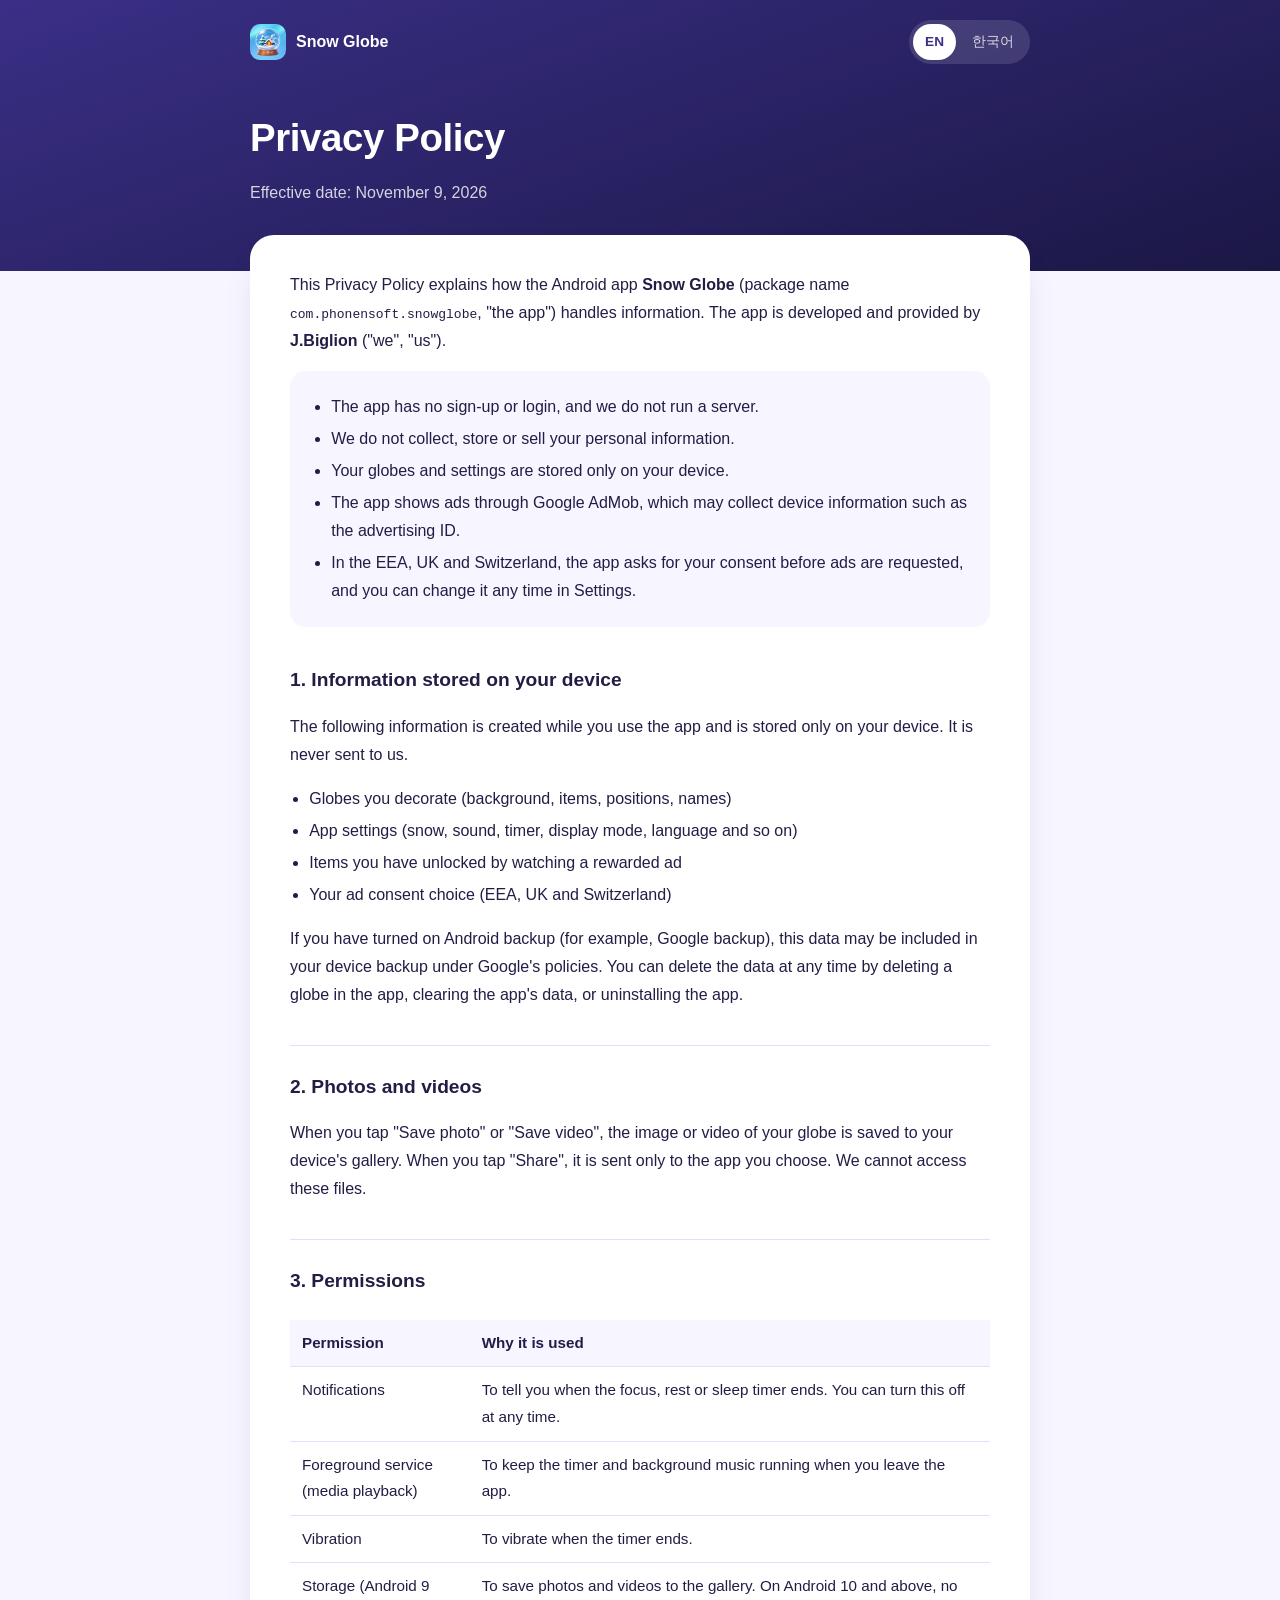
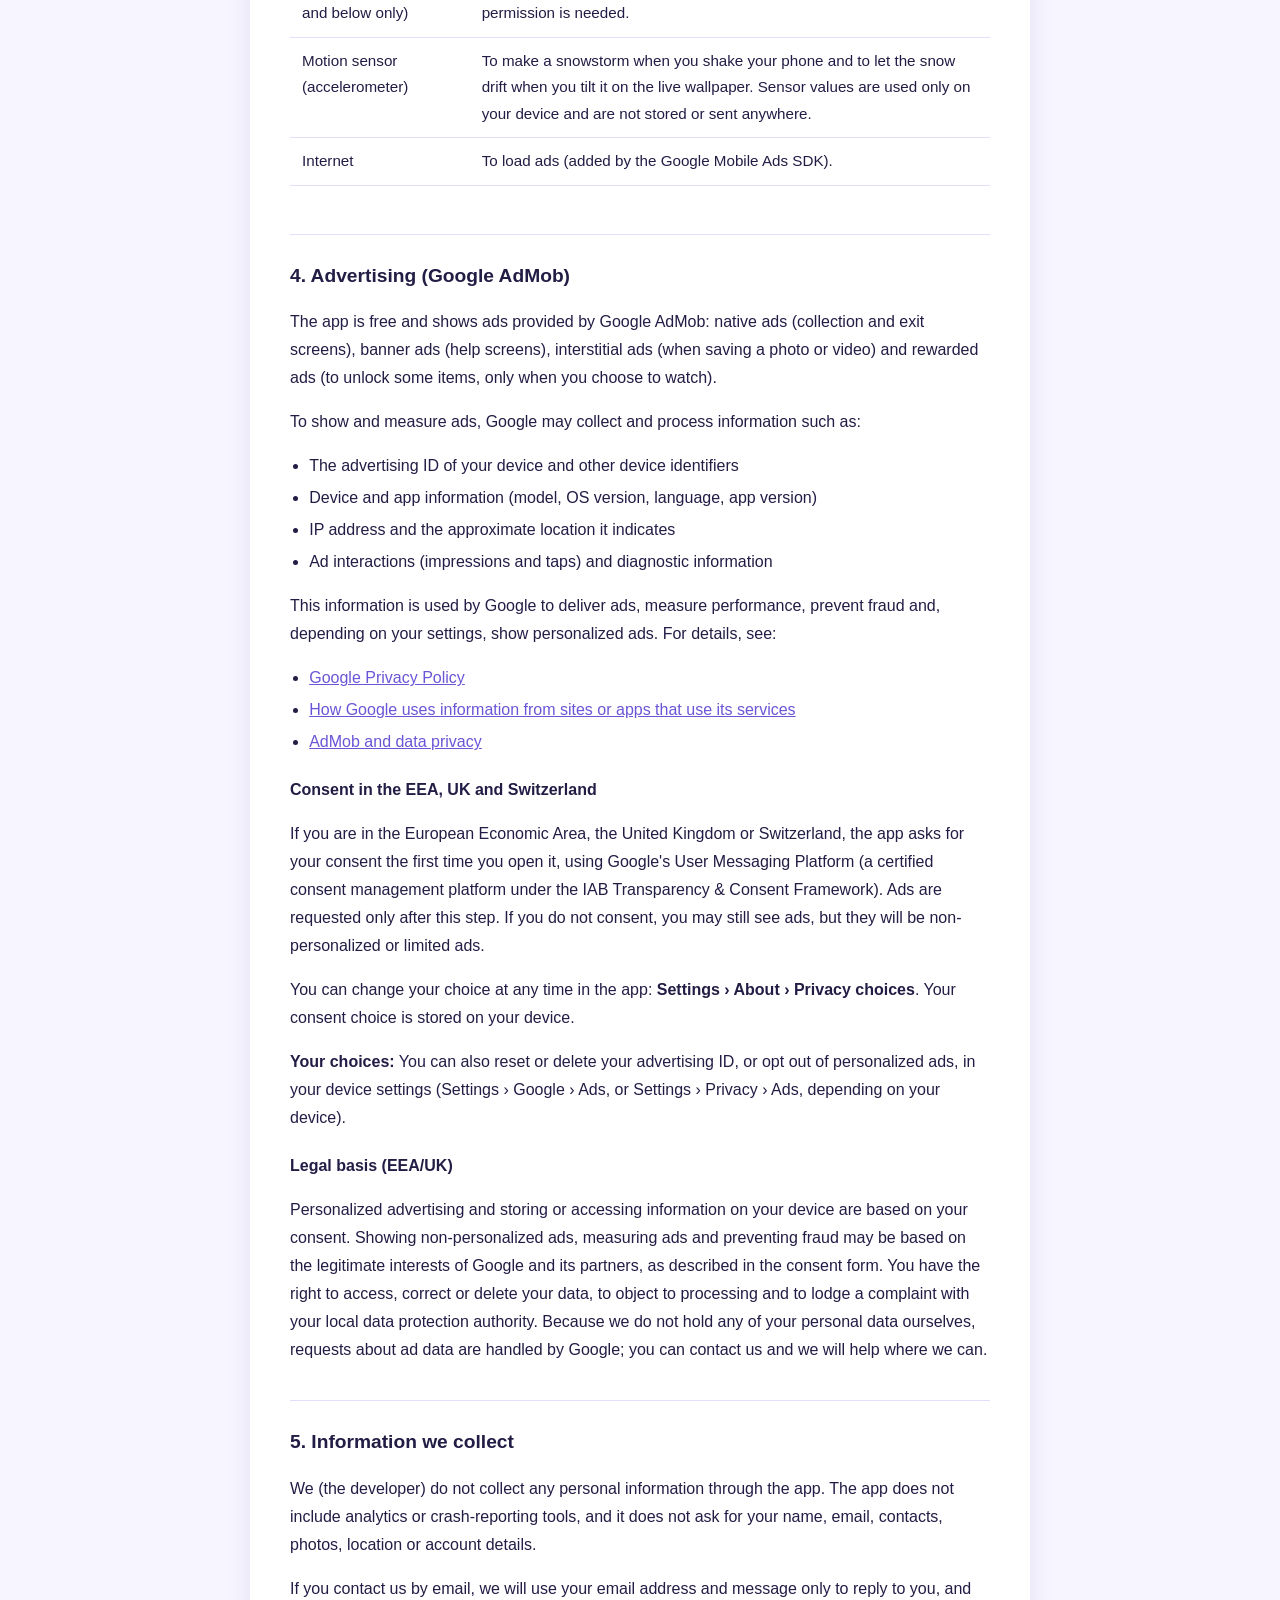
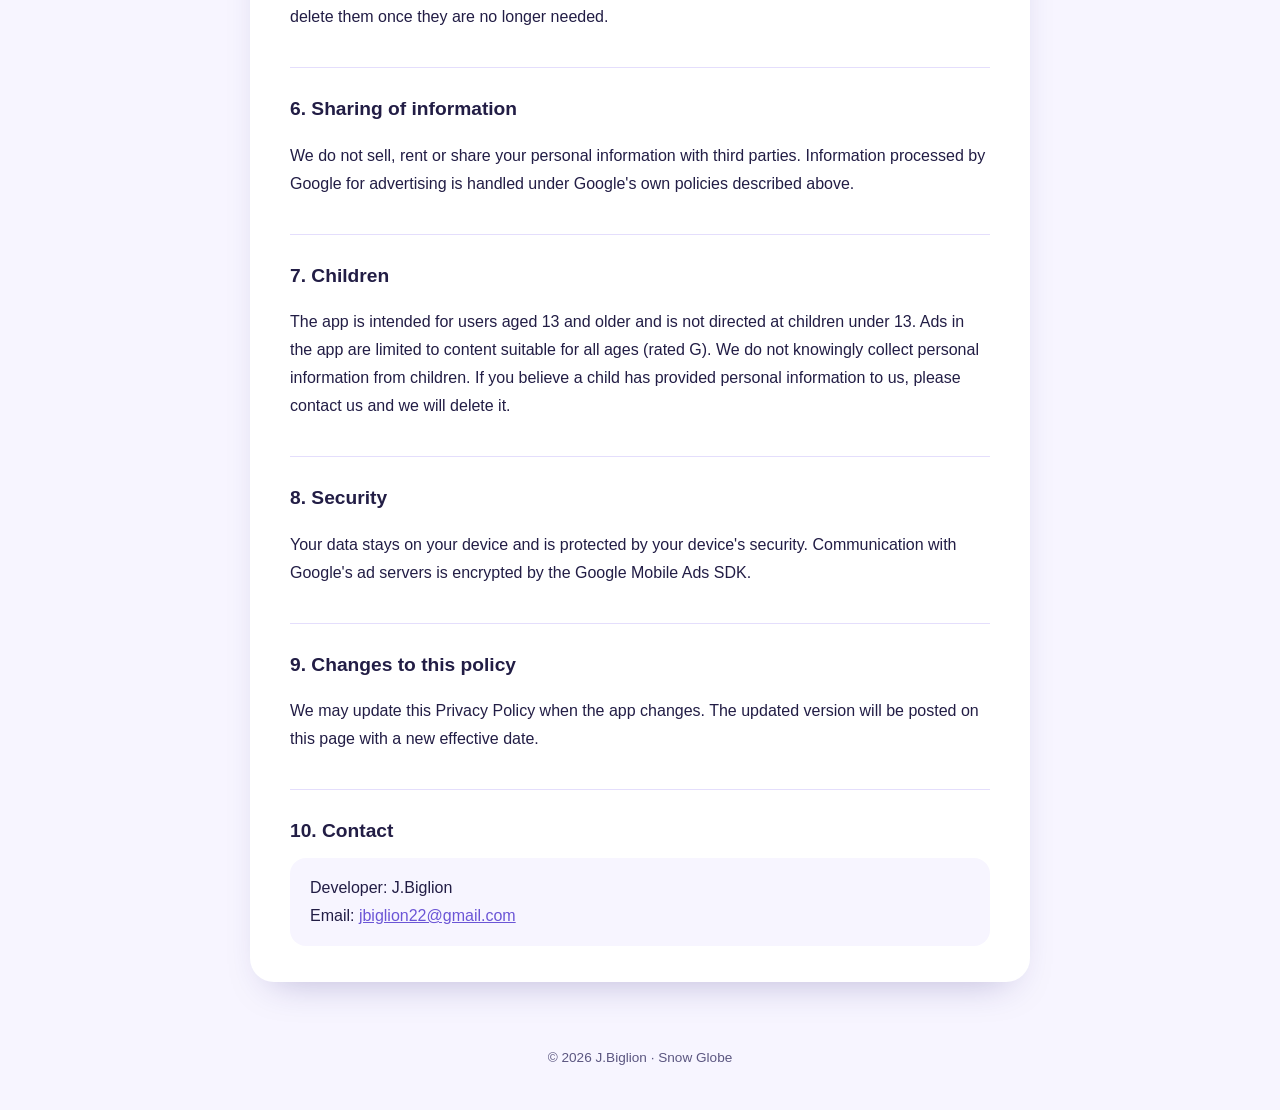
<file: privacy-policy.html>
<!DOCTYPE html>
<html lang="en" data-page="privacy-policy">
<head>
  <meta charset="utf-8">
  <meta name="viewport" content="width=device-width, initial-scale=1">
  <title>Privacy Policy – Snow Globe</title>
  <meta name="description" content="Privacy policy for the Snow Globe Android app.">
  <meta name="theme-color" content="#1b1745">
  <link rel="alternate" hreflang="en" href="privacy-policy.html">
  <link rel="alternate" hreflang="ko" href="privacy-policy-ko.html">
  <link rel="alternate" hreflang="x-default" href="privacy-policy.html">
  <link rel="icon" type="image/png" href="icons/favicon.png">
  <link rel="stylesheet" href="css/privacy.css">
  <script src="js/lang.js"></script>
</head>
<body>

<header class="top">
  <div class="wrap">
    <div class="bar">
      <div class="app"><img src="icons/app-icon.png" alt=""><span>Snow Globe</span></div>
      <nav class="lang-switch" aria-label="Language">
        <a href="privacy-policy.html?lang=en" data-lang="en" aria-current="page">EN</a>
        <a href="privacy-policy-ko.html" data-lang="ko" hreflang="ko">한국어</a>
      </nav>
    </div>
    <h1>Privacy Policy</h1>
    <p>Effective date: November 9, 2026</p>
  </div>
</header>

<main class="wrap">
  <article class="doc">
    <p>This Privacy Policy explains how the Android app <strong>Snow Globe</strong> (package name <code>com.phonensoft.snowglobe</code>, "the app") handles information. The app is developed and provided by <strong>J.Biglion</strong> ("we", "us").</p>

    <div class="summary">
      <ul>
        <li>The app has no sign-up or login, and we do not run a server.</li>
        <li>We do not collect, store or sell your personal information.</li>
        <li>Your globes and settings are stored only on your device.</li>
        <li>The app shows ads through Google AdMob, which may collect device information such as the advertising ID.</li>
        <li>In the EEA, UK and Switzerland, the app asks for your consent before ads are requested, and you can change it any time in Settings.</li>
      </ul>
    </div>

    <h2>1. Information stored on your device</h2>
    <p>The following information is created while you use the app and is stored only on your device. It is never sent to us.</p>
    <ul>
      <li>Globes you decorate (background, items, positions, names)</li>
      <li>App settings (snow, sound, timer, display mode, language and so on)</li>
      <li>Items you have unlocked by watching a rewarded ad</li>
      <li>Your ad consent choice (EEA, UK and Switzerland)</li>
    </ul>
    <p>If you have turned on Android backup (for example, Google backup), this data may be included in your device backup under Google's policies. You can delete the data at any time by deleting a globe in the app, clearing the app's data, or uninstalling the app.</p>

    <h2>2. Photos and videos</h2>
    <p>When you tap "Save photo" or "Save video", the image or video of your globe is saved to your device's gallery. When you tap "Share", it is sent only to the app you choose. We cannot access these files.</p>

    <h2>3. Permissions</h2>
    <div class="table-scroll">
      <table>
        <thead><tr><th>Permission</th><th>Why it is used</th></tr></thead>
        <tbody>
          <tr><td>Notifications</td><td>To tell you when the focus, rest or sleep timer ends. You can turn this off at any time.</td></tr>
          <tr><td>Foreground service (media playback)</td><td>To keep the timer and background music running when you leave the app.</td></tr>
          <tr><td>Vibration</td><td>To vibrate when the timer ends.</td></tr>
          <tr><td>Storage (Android 9 and below only)</td><td>To save photos and videos to the gallery. On Android 10 and above, no permission is needed.</td></tr>
          <tr><td>Motion sensor (accelerometer)</td><td>To make a snowstorm when you shake your phone and to let the snow drift when you tilt it on the live wallpaper. Sensor values are used only on your device and are not stored or sent anywhere.</td></tr>
          <tr><td>Internet</td><td>To load ads (added by the Google Mobile Ads SDK).</td></tr>
        </tbody>
      </table>
    </div>

    <h2>4. Advertising (Google AdMob)</h2>
    <p>The app is free and shows ads provided by Google AdMob: native ads (collection and exit screens), banner ads (help screens), interstitial ads (when saving a photo or video) and rewarded ads (to unlock some items, only when you choose to watch).</p>
    <p>To show and measure ads, Google may collect and process information such as:</p>
    <ul>
      <li>The advertising ID of your device and other device identifiers</li>
      <li>Device and app information (model, OS version, language, app version)</li>
      <li>IP address and the approximate location it indicates</li>
      <li>Ad interactions (impressions and taps) and diagnostic information</li>
    </ul>
    <p>This information is used by Google to deliver ads, measure performance, prevent fraud and, depending on your settings, show personalized ads. For details, see:</p>
    <ul>
      <li><a href="https://policies.google.com/privacy" target="_blank" rel="noopener">Google Privacy Policy</a></li>
      <li><a href="https://policies.google.com/technologies/partner-sites" target="_blank" rel="noopener">How Google uses information from sites or apps that use its services</a></li>
      <li><a href="https://support.google.com/admob/answer/6128543" target="_blank" rel="noopener">AdMob and data privacy</a></li>
    </ul>
    <h3>Consent in the EEA, UK and Switzerland</h3>
    <p>If you are in the European Economic Area, the United Kingdom or Switzerland, the app asks for your consent the first time you open it, using Google's User Messaging Platform (a certified consent management platform under the IAB Transparency &amp; Consent Framework). Ads are requested only after this step. If you do not consent, you may still see ads, but they will be non-personalized or limited ads.</p>
    <p>You can change your choice at any time in the app: <strong>Settings › About › Privacy choices</strong>. Your consent choice is stored on your device.</p>
    <p><strong>Your choices:</strong> You can also reset or delete your advertising ID, or opt out of personalized ads, in your device settings (Settings › Google › Ads, or Settings › Privacy › Ads, depending on your device).</p>

    <h3>Legal basis (EEA/UK)</h3>
    <p>Personalized advertising and storing or accessing information on your device are based on your consent. Showing non-personalized ads, measuring ads and preventing fraud may be based on the legitimate interests of Google and its partners, as described in the consent form. You have the right to access, correct or delete your data, to object to processing and to lodge a complaint with your local data protection authority. Because we do not hold any of your personal data ourselves, requests about ad data are handled by Google; you can contact us and we will help where we can.</p>

    <h2>5. Information we collect</h2>
    <p>We (the developer) do not collect any personal information through the app. The app does not include analytics or crash-reporting tools, and it does not ask for your name, email, contacts, photos, location or account details.</p>
    <p>If you contact us by email, we will use your email address and message only to reply to you, and delete them once they are no longer needed.</p>

    <h2>6. Sharing of information</h2>
    <p>We do not sell, rent or share your personal information with third parties. Information processed by Google for advertising is handled under Google's own policies described above.</p>

    <h2>7. Children</h2>
    <p>The app is intended for users aged 13 and older and is not directed at children under 13. Ads in the app are limited to content suitable for all ages (rated G). We do not knowingly collect personal information from children. If you believe a child has provided personal information to us, please contact us and we will delete it.</p>

    <h2>8. Security</h2>
    <p>Your data stays on your device and is protected by your device's security. Communication with Google's ad servers is encrypted by the Google Mobile Ads SDK.</p>

    <h2>9. Changes to this policy</h2>
    <p>We may update this Privacy Policy when the app changes. The updated version will be posted on this page with a new effective date.</p>

    <h2>10. Contact</h2>
    <div class="contact">
      <p style="margin:0">Developer: J.Biglion<br>Email: <a href="mailto:jbiglion22@gmail.com">jbiglion22@gmail.com</a></p>
    </div>
  </article>
</main>

<footer>© 2026 J.Biglion · Snow Globe</footer>

</body>
</html>
</file>
<file: css/style.css>
/* Snow Globe homepage */
:root {
  --night-1: #1b1745;
  --night-2: #3a2f86;
  --night-3: #6a55c9;
  --lavender: #f7f5ff;
  --lavender-2: #ece7ff;
  --ink: #221d45;
  --ink-soft: #5b5680;
  --primary: #6b55d6;
  --primary-dark: #4d3bb0;
  --accent: #ffb37a;
  --card: #ffffff;
  --radius: 24px;
  --shadow: 0 18px 40px -18px rgba(44, 32, 120, .35);
  --max: 1120px;
}

* { box-sizing: border-box; }
html { scroll-behavior: smooth; }
body {
  margin: 0;
  font-family: "Pretendard", "Noto Sans KR", -apple-system, BlinkMacSystemFont, "Segoe UI", Roboto, sans-serif;
  color: var(--ink);
  background: var(--lavender);
  line-height: 1.6;
  -webkit-font-smoothing: antialiased;
}
html:lang(ko) body { word-break: keep-all; overflow-wrap: break-word; }
img { max-width: 100%; display: block; }
a { color: inherit; }

.wrap { width: 100%; max-width: var(--max); margin: 0 auto; padding: 0 20px; }

/* ---------- header ---------- */
.site-header {
  position: absolute; inset: 0 0 auto 0; z-index: 10;
  color: #fff;
}
.site-header .wrap { display: flex; align-items: center; justify-content: space-between; height: 72px; }
.brand { display: flex; align-items: center; gap: 10px; text-decoration: none; font-weight: 700; font-size: 1.1rem; }
.brand img { width: 36px; height: 36px; border-radius: 10px; box-shadow: 0 4px 12px rgba(0,0,0,.25); }
.lang-switch { display: flex; gap: 4px; background: rgba(255,255,255,.12); padding: 4px; border-radius: 999px; }
.lang-switch a {
  text-decoration: none; font-size: .85rem; padding: 6px 12px; border-radius: 999px; opacity: .8;
}
.lang-switch a[aria-current="page"] { background: #fff; color: var(--night-2); opacity: 1; font-weight: 600; }

/* ---------- hero ---------- */
.hero {
  position: relative; overflow: hidden; color: #fff;
  background: radial-gradient(1200px 600px at 75% 20%, var(--night-3) 0%, transparent 60%),
              linear-gradient(180deg, var(--night-1) 0%, var(--night-2) 70%, #5a49b8 100%);
  padding: 120px 0 0;
}
#snow { position: absolute; inset: 0; width: 100%; height: 100%; pointer-events: none; }
.hero .wrap { position: relative; display: grid; grid-template-columns: 1.1fr .9fr; gap: 40px; align-items: end; }
.hero-text { padding-bottom: 96px; }
.eyebrow {
  display: inline-block; font-size: .85rem; letter-spacing: .04em; padding: 6px 14px; border-radius: 999px;
  background: rgba(255,255,255,.14); margin-bottom: 18px;
}
.hero h1 { font-size: clamp(2.2rem, 5vw, 3.6rem); line-height: 1.15; margin: 0 0 18px; letter-spacing: -.02em; }
.hero h1 .glow { color: #ffd9b8; }
.hero p.lead { font-size: 1.15rem; opacity: .88; margin: 0 0 32px; max-width: 34em; }
.cta-row { display: flex; flex-wrap: wrap; gap: 12px; align-items: center; }
.note { font-size: .85rem; opacity: .7; margin-top: 14px; }

.btn-play {
  display: inline-flex; align-items: center; gap: 12px; text-decoration: none;
  background: #fff; color: var(--ink); padding: 12px 22px 12px 16px; border-radius: 16px;
  box-shadow: 0 10px 30px -10px rgba(0,0,0,.45); transition: transform .15s ease;
}
.btn-play:hover { transform: translateY(-2px); }
.btn-play svg { width: 28px; height: 28px; flex: none; }
.btn-play small { display: block; font-size: .72rem; color: var(--ink-soft); line-height: 1.1; }
.btn-play strong { display: block; font-size: 1.1rem; line-height: 1.2; }
.btn-ghost {
  text-decoration: none; padding: 14px 20px; border-radius: 16px; border: 1px solid rgba(255,255,255,.35);
  font-weight: 600;
}

.phone {
  position: relative; width: min(320px, 80%); margin: 0 auto; aspect-ratio: 540 / 1170;
  border-radius: 40px; padding: 10px; background: #12102b;
  box-shadow: 0 40px 80px -30px rgba(0,0,0,.6), inset 0 0 0 2px rgba(255,255,255,.08);
}
.phone img { width: 100%; height: 100%; object-fit: cover; border-radius: 30px; }
.hero .phone { transform: translateY(40px); }

/* ---------- sections ---------- */
section { padding: 96px 0; }
.section-head { text-align: center; max-width: 680px; margin: 0 auto 48px; }
.section-head h2 { font-size: clamp(1.7rem, 3.4vw, 2.4rem); margin: 0 0 12px; letter-spacing: -.01em; }
.section-head p { color: var(--ink-soft); margin: 0; font-size: 1.05rem; }

/* themes */
.themes { padding-top: 140px; }
.theme-grid { display: grid; grid-template-columns: repeat(3, 1fr); gap: 20px; }
.theme {
  margin: 0; background: var(--lavender); border-radius: var(--radius); overflow: hidden;
  box-shadow: var(--shadow); border: 1px solid #fff; transition: transform .2s ease;
}
.theme:hover { transform: translateY(-4px); }
.theme img { width: 100%; height: auto; aspect-ratio: 520 / 640; object-fit: cover; }
.theme figcaption { padding: 4px 18px 20px; text-align: center; }
.theme strong { display: block; font-size: 1.05rem; }
.theme span { color: var(--ink-soft); font-size: .9rem; }

/* features */
.features { background: #fff; }
.feature-grid { display: grid; grid-template-columns: repeat(3, 1fr); gap: 20px; }
.feature {
  background: var(--lavender); border-radius: var(--radius); padding: 28px 24px;
}
.feature .ico {
  width: 52px; height: 52px; border-radius: 16px; display: grid; place-items: center; margin-bottom: 16px;
  background: linear-gradient(135deg, var(--primary), #9a86ff); color: #fff;
}
.feature .ico svg { width: 26px; height: 26px; }
.feature h3 { margin: 0 0 8px; font-size: 1.15rem; }
.feature p { margin: 0; color: var(--ink-soft); }

/* screens */
.screens-row { display: grid; grid-template-columns: repeat(3, 1fr); gap: 28px; align-items: start; }
.screen { text-align: center; }
.screen .phone { width: min(260px, 100%); }
.screen h3 { margin: 22px 0 6px; font-size: 1.1rem; }
.screen p { margin: 0 auto; color: var(--ink-soft); max-width: 22em; }

/* download */
.download {
  color: #fff; text-align: center; position: relative; overflow: hidden;
  background: linear-gradient(160deg, var(--night-2), var(--night-1));
}
.brand img, .download img.icon { object-fit: cover; }
.download img.icon { width: 96px; height: 96px; border-radius: 24px; margin: 0 auto 20px; box-shadow: 0 16px 40px -12px rgba(0,0,0,.5); }
.download h2 { font-size: clamp(1.7rem, 3.4vw, 2.4rem); margin: 0 0 12px; }
.download p { opacity: .85; margin: 0 0 28px; }
.download .cta-row { justify-content: center; }

/* footer */
.site-footer { background: var(--night-1); color: rgba(255,255,255,.7); font-size: .9rem; padding: 28px 0; }
.site-footer .wrap { display: flex; flex-wrap: wrap; gap: 8px 24px; justify-content: space-between; }
.site-footer a { color: #fff; }

/* ---------- responsive ---------- */
@media (max-width: 900px) {
  .hero { padding-top: 100px; }
  .hero .wrap { grid-template-columns: 1fr; text-align: center; }
  .hero-text { padding-bottom: 8px; }
  .hero p.lead { margin-left: auto; margin-right: auto; }
  .cta-row { justify-content: center; }
  .theme-grid, .feature-grid { grid-template-columns: repeat(2, 1fr); }
  .screens-row { grid-template-columns: 1fr; gap: 56px; }
}
@media (max-width: 560px) {
  section { padding: 72px 0; }
  .themes { padding-top: 110px; }
  .brand span { display: none; }
  .theme-grid { gap: 12px; }
  .theme figcaption { padding: 2px 10px 14px; }
  .theme span { display: none; }
  .feature-grid { grid-template-columns: 1fr; }
  .phone { border-radius: 32px; padding: 8px; }
  .phone img { border-radius: 25px; }
}
@media (prefers-reduced-motion: reduce) {
  html { scroll-behavior: auto; }
  .theme, .btn-play { transition: none; }
}
</file>
<file: css/privacy.css>
/* Snow Globe privacy policy */
:root {
  --bg: #f7f5ff;
  --card: #ffffff;
  --ink: #221d45;
  --ink-soft: #5b5680;
  --primary: #6b55d6;
  --line: #e4defc;
}
* { box-sizing: border-box; }
body {
  margin: 0; background: var(--bg); color: var(--ink); line-height: 1.75;
  font-family: "Pretendard", "Noto Sans KR", -apple-system, BlinkMacSystemFont, "Segoe UI", Roboto, sans-serif;
  -webkit-font-smoothing: antialiased;
}
html:lang(ko) body { word-break: keep-all; overflow-wrap: break-word; }
.top {
  background: linear-gradient(160deg, #3a2f86, #1b1745); color: #fff; padding: 20px 0 64px;
}
.wrap { max-width: 820px; margin: 0 auto; padding: 0 20px; }
.top .bar { display: flex; align-items: center; justify-content: space-between; gap: 12px; margin-bottom: 40px; }
.app { display: flex; align-items: center; gap: 10px; font-weight: 700; }
.app img { width: 36px; height: 36px; border-radius: 10px; }
.lang-switch { display: flex; gap: 4px; background: rgba(255,255,255,.12); padding: 4px; border-radius: 999px; }
.lang-switch a { color: #fff; text-decoration: none; font-size: .85rem; padding: 6px 12px; border-radius: 999px; opacity: .8; }
.lang-switch a[aria-current="page"] { background: #fff; color: #3a2f86; opacity: 1; font-weight: 600; }
.top h1 { margin: 0 0 8px; font-size: clamp(1.8rem, 4vw, 2.4rem); letter-spacing: -.01em; }
.top p { margin: 0; opacity: .8; }

main.wrap { margin-top: -36px; padding-bottom: 64px; }
.doc {
  background: var(--card); border-radius: 24px; padding: 36px 40px;
  box-shadow: 0 18px 40px -22px rgba(44, 32, 120, .35);
}
.doc > p:first-child { margin-top: 0; }
.doc h2 {
  font-size: 1.2rem; margin: 36px 0 10px; padding-top: 24px; border-top: 1px solid var(--line);
}
.doc h2:first-of-type { border-top: 0; padding-top: 0; }
.doc h3 { font-size: 1rem; margin: 20px 0 6px; }
.doc ul { padding-left: 1.2em; margin: 8px 0; }
.doc li { margin: 4px 0; }
.doc a { color: var(--primary); word-break: break-all; }
.summary {
  background: var(--bg); border-radius: 16px; padding: 18px 22px; margin: 0 0 8px;
}
.summary ul { margin: 0; }
table { width: 100%; border-collapse: collapse; margin: 12px 0; font-size: .95rem; }
th, td { text-align: left; vertical-align: top; padding: 10px 12px; border-bottom: 1px solid var(--line); }
th { background: var(--bg); font-weight: 600; }
.table-scroll { overflow-x: auto; }
.contact { background: var(--bg); border-radius: 16px; padding: 16px 20px; }
footer { text-align: center; color: var(--ink-soft); font-size: .85rem; padding: 0 20px 40px; }

@media (max-width: 560px) {
  .doc { padding: 24px 20px; border-radius: 20px; }
  .app span { display: none; }
  th, td { padding: 8px; }
}
</file>
